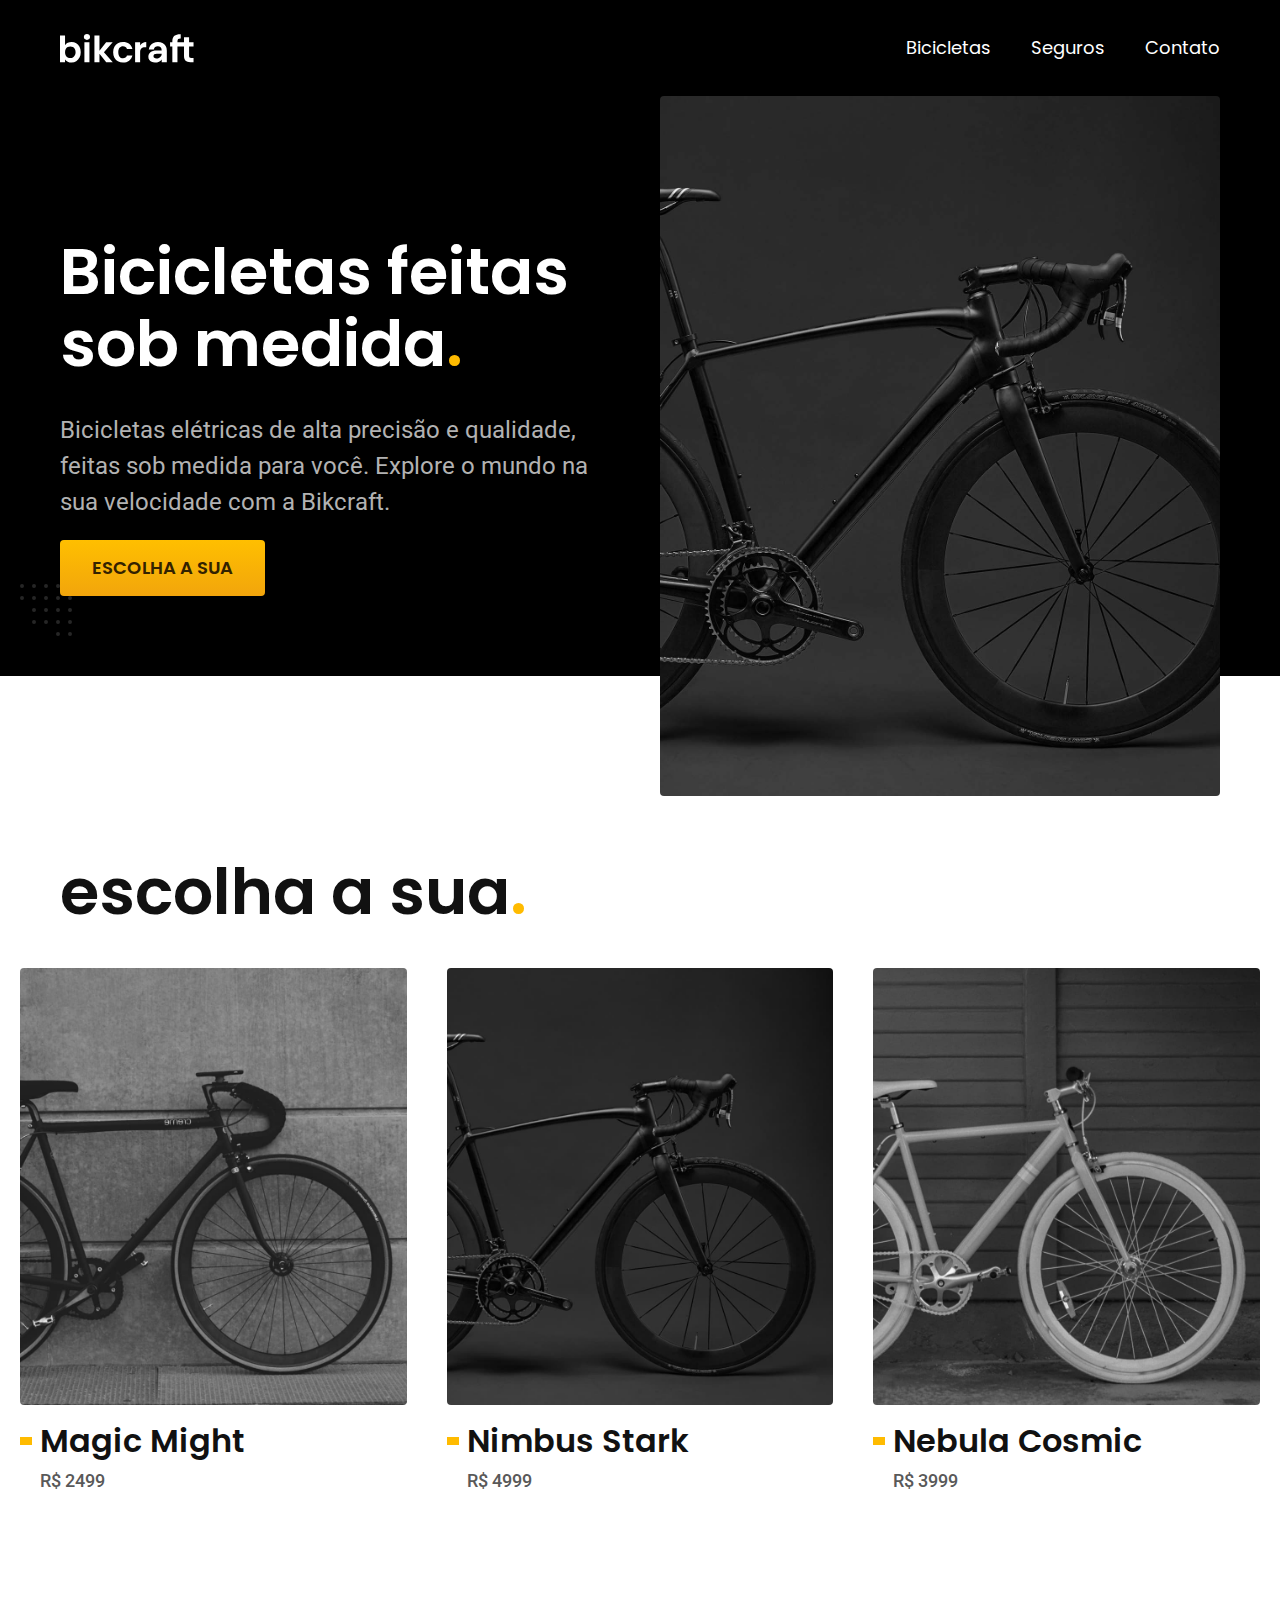
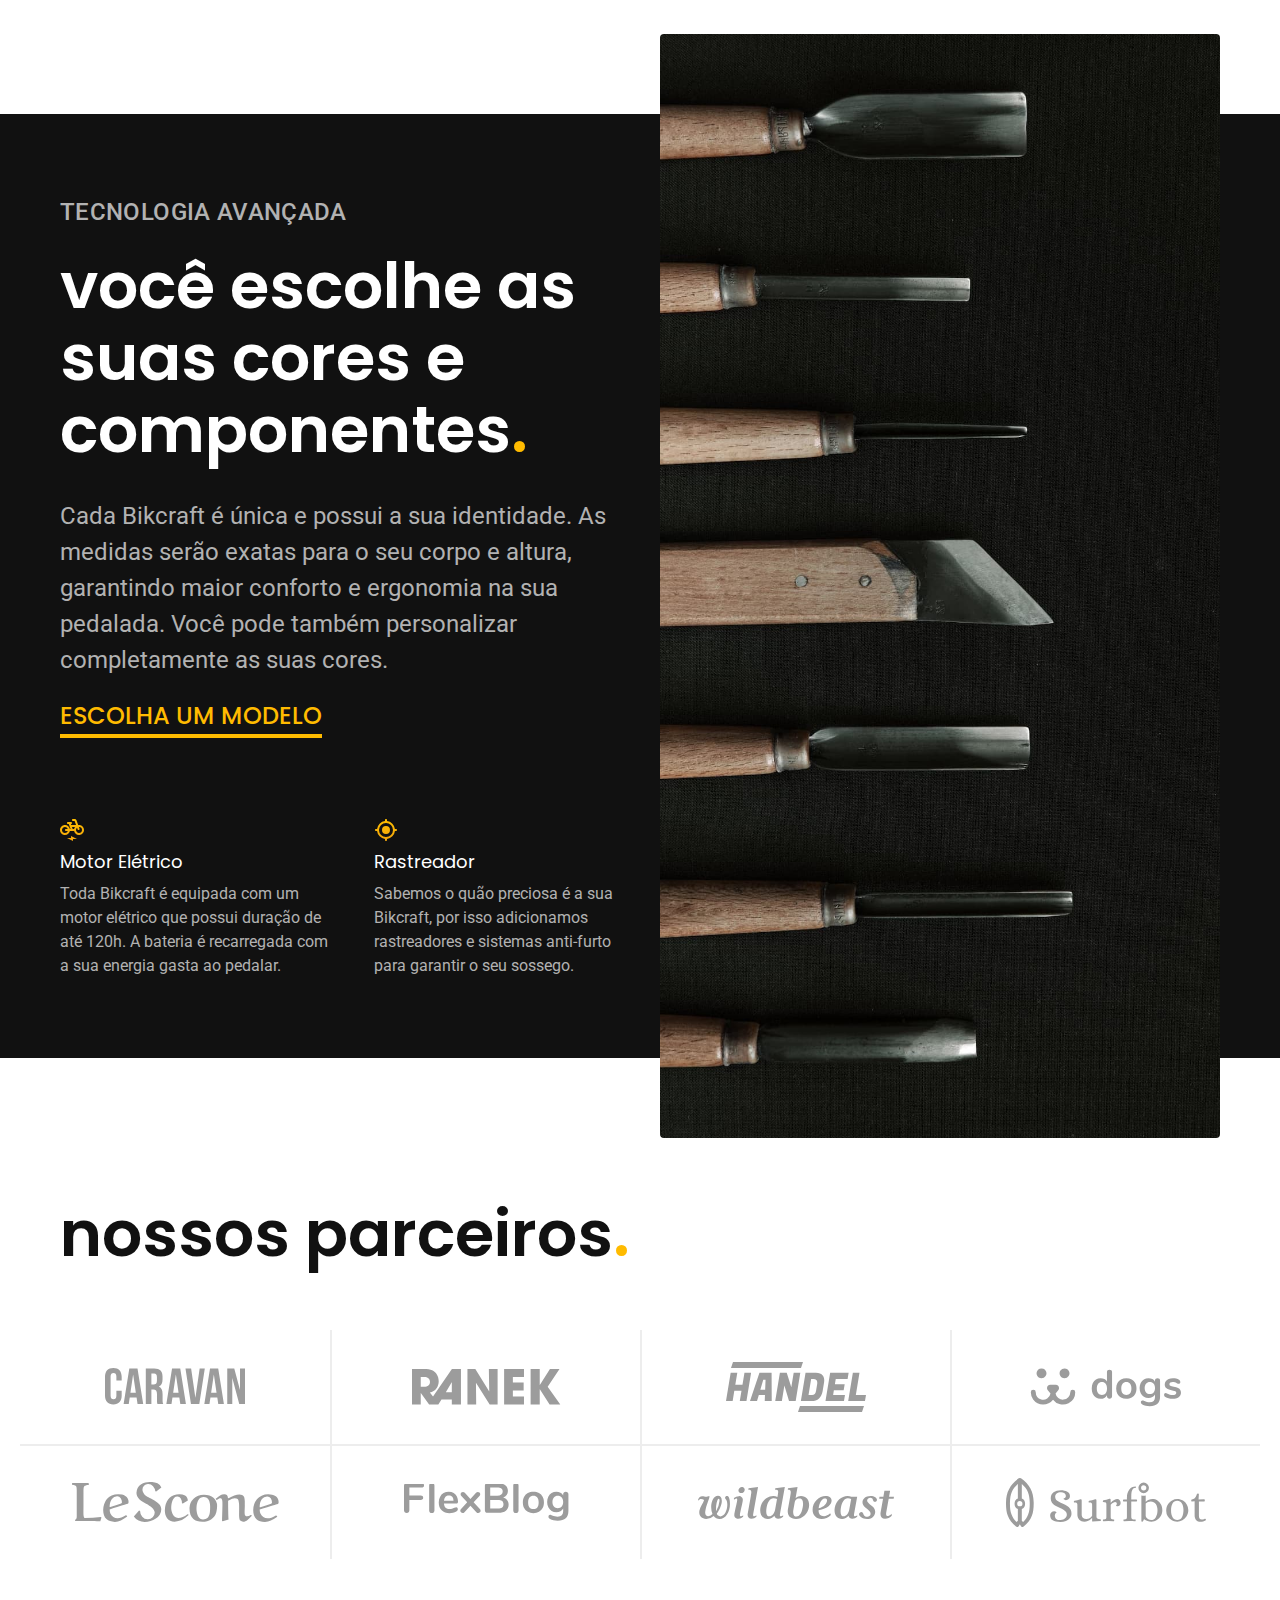
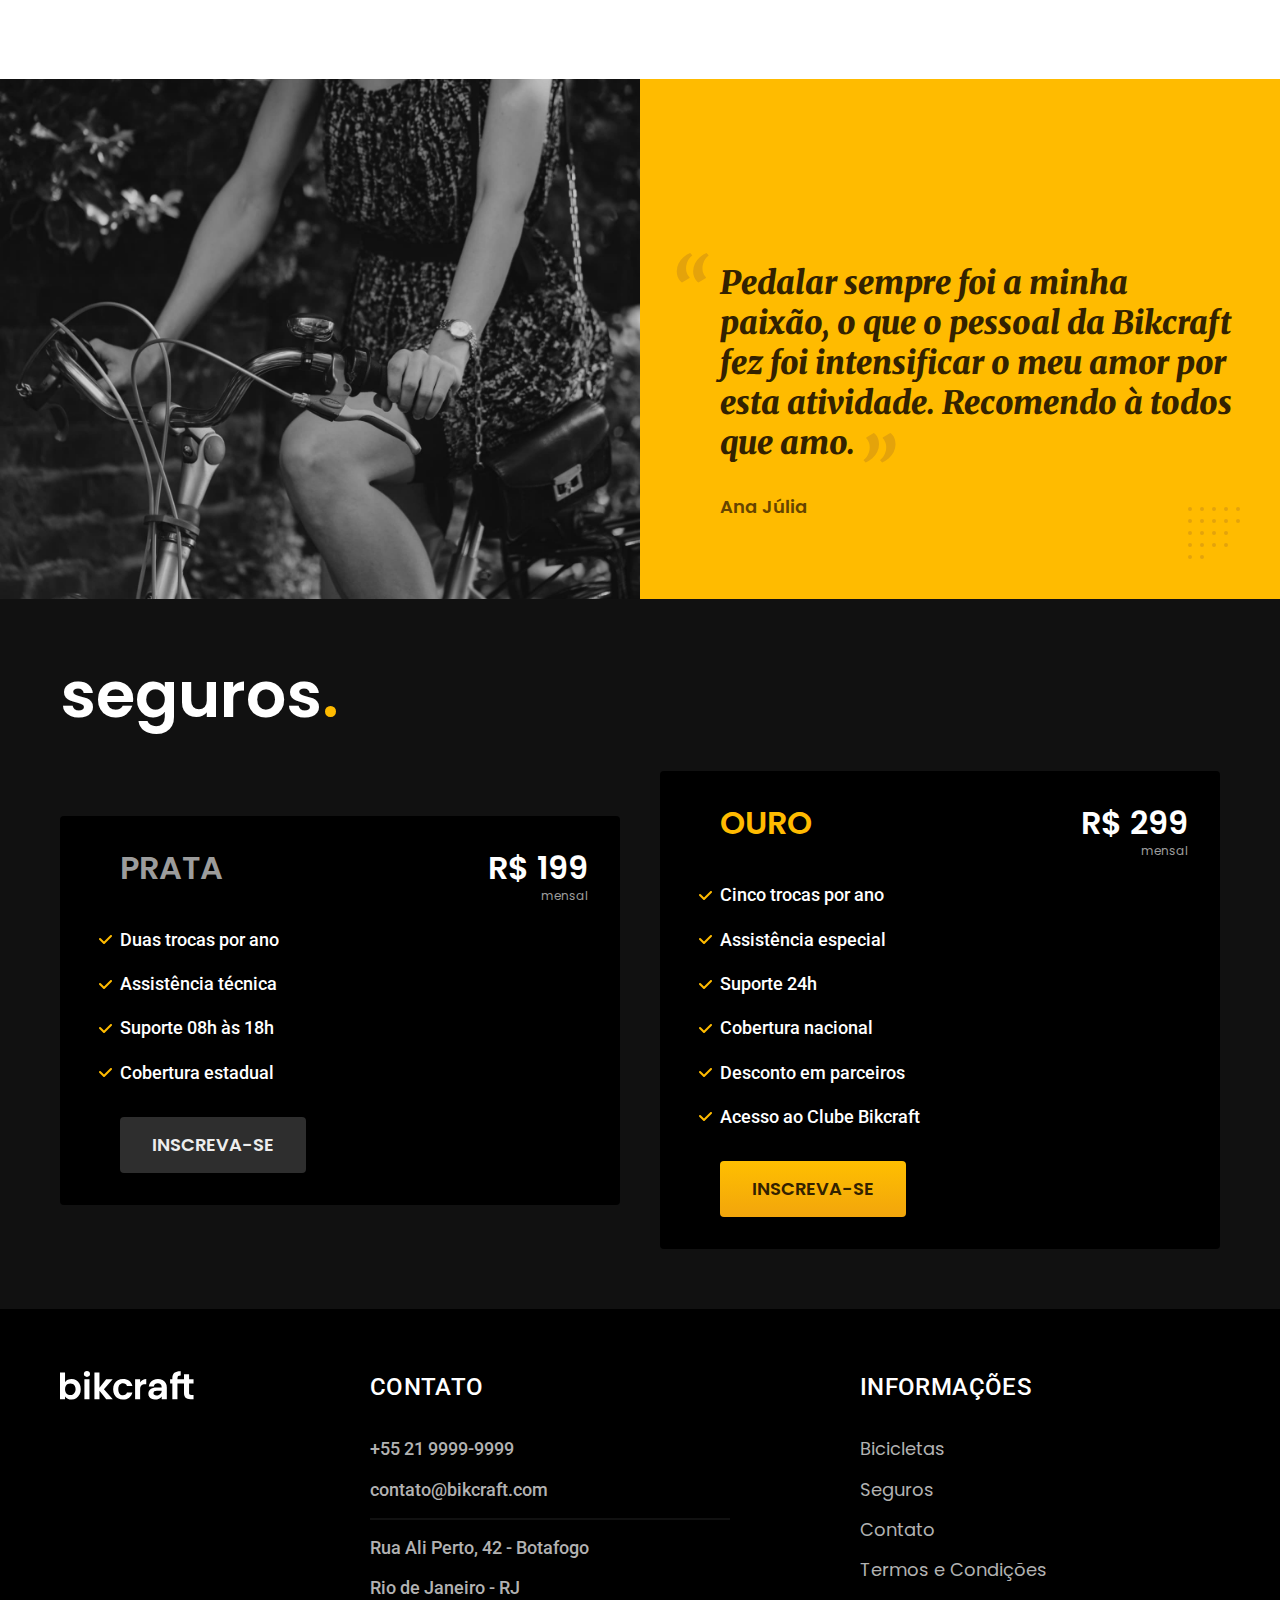
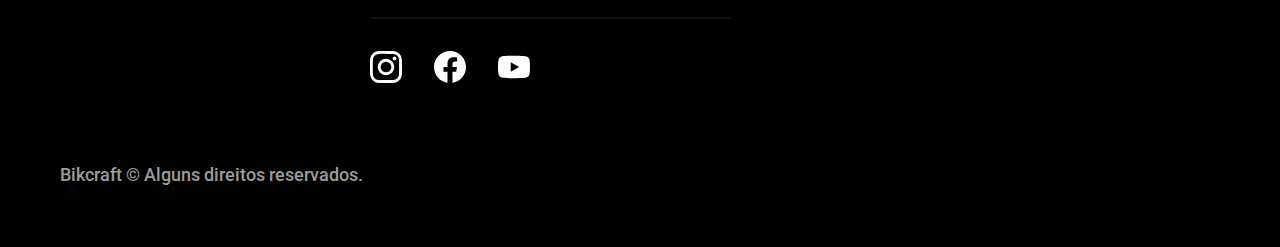
<file: index.html>
<!DOCTYPE html>
<html lang="pt-br">
  <head>
    <meta charset="UTF-8" />
    <meta name="viewport" content="width=device-width, initial-scale=1.0" />

    <title>Bikcraft - Bicicletas Elétricas</title>
    <meta
      name="description"
      content="Bicicletas elétricas de alta precisão e qualidade, feitas sob medida para o cliente. Explore o mundo na sua velocidade com a Bikcraft."
    />
    <link rel="icon" href="./favicon.svg" type="image/svg+xml" />
    <link rel="preload" href="./css/style.min.css" as="style" />
    <link rel="stylesheet" href="./css/style.min.css" />
    <script>
      document.documentElement.classList.add("js");
    </script>

    <link rel="preconnect" href="https://fonts.googleapis.com" />
    <link rel="preconnect" href="https://fonts.gstatic.com" crossorigin />
    <link
      href="https://fonts.googleapis.com/css2?family=Merriweather:ital,wght@1,900&family=Poppins:wght@400;600&family=Roboto:wght@400;500&display=swap"
      rel="stylesheet"
    />
  </head>

  <body>
    <header class="header-bg">
      <div class="header container">
        <a href="./">
          <img
            class="fadeInDown"
            data-anime="400"
            src="./img/bikcraft.svg"
            width="136"
            height="32"
            alt="Bikcraft"
          />
        </a>

        <nav class="fadeInDown" aria-label="primaria" data-anime="400">
          <ul class="header-menu font-1-m cor-0">
            <li><a href="./bicicletas.html">Bicicletas</a></li>
            <li><a href="./seguros.html">Seguros</a></li>
            <li><a href="./contato.html">Contato</a></li>
          </ul>
        </nav>
      </div>
    </header>

    <main class="introducao-bg">
      <div class="introducao container">
        <div class="introducao-conteudo">
          <h1 data-anime="200" class="font-1-xxl cor-0 fadeInDown">
            Bicicletas feitas sob medida<span class="cor-p1">.</span>
          </h1>
          <p data-anime="400" class="font-2-l cor-5 fadeInDown">
            Bicicletas elétricas de alta precisão e qualidade, feitas sob medida
            para você. Explore o mundo na sua velocidade com a Bikcraft.
          </p>
          <a data-anime="400" class="botao fadeInDown" href="./bicicletas.html"
            >Escolha a sua</a
          >
        </div>
        <picture>
          <source
            media="(max-width: 800px)"
            srcset="./img/bicicletas/nimbus.jpg"
          />
          <img
            class="fadeInDown"
            data-anime="800"
            src="./img/fotos/introducao.jpg"
            width="1280"
            height="1600"
            alt="Bicicleta elétrica preta."
          />
        </picture>
      </div>
    </main>

    <article class="bicicletas-lista">
      <h2 class="container font-1-xxl">
        escolha a sua<span class="cor-p1">.</span>
      </h2>

      <ul>
        <li>
          <a href="./bicicletas/magic.html">
            <img
              src="./img/bicicletas/magic-home.jpg"
              alt="Bicicleta preta"
              width="920"
              height="1040"
            />
            <h3 class="font-1-xl">Magic Might</h3>
            <span class="font-2-m cor-8">R$ 2499</span>
          </a>
        </li>
        <li>
          <a href="./bicicletas/nimbus.html">
            <img
              src="./img/bicicletas/nimbus-home.jpg"
              alt="Bicicleta preta"
              width="920"
              height="1040"
            />
            <h3 class="font-1-xl">Nimbus Stark</h3>
            <span class="font-2-m cor-8">R$ 4999</span>
          </a>
        </li>
        <li>
          <a href="./bicicletas/nebula.html">
            <img
              src="./img/bicicletas/nebula-home.jpg"
              alt="Bicicleta preta"
              width="920"
              height="1040"
            />
            <h3 class="font-1-xl">Nebula Cosmic</h3>
            <span class="font-2-m cor-8">R$ 3999</span>
          </a>
        </li>
      </ul>
    </article>

    <article class="tecnologia-bg">
      <div class="tecnologia container">
        <div class="tecnologia-conteudo">
          <span class="font-2-l-b cor-5">Tecnologia Avançada</span>
          <h2 class="font-1-xxl cor-0">
            você escolhe as suas cores e componentes<span class="cor-p1"
              >.</span
            >
          </h2>
          <p class="font-2-l cor-5">
            Cada Bikcraft é única e possui a sua identidade. As medidas serão
            exatas para o seu corpo e altura, garantindo maior conforto e
            ergonomia na sua pedalada. Você pode também personalizar
            completamente as suas cores.
          </p>
          <a class="link" href="./bicicletas.html">Escolha um modelo</a>
          <div class="tecnologia-vantagens">
            <div>
              <img
                src="./img/icones/eletrica.svg"
                width="24"
                height="24"
                alt=""
              />
              <h3 class="font-1-m cor-0">Motor Elétrico</h3>
              <p class="font-2-s cor-5">
                Toda Bikcraft é equipada com um motor elétrico que possui
                duração de até 120h. A bateria é recarregada com a sua energia
                gasta ao pedalar.
              </p>
            </div>
            <div>
              <img
                src="./img/icones/rastreador.svg"
                width="24"
                height="24"
                alt=""
              />
              <h3 class="font-1-m cor-0">Rastreador</h3>
              <p class="font-2-s cor-5">
                Sabemos o quão preciosa é a sua Bikcraft, por isso adicionamos
                rastreadores e sistemas anti-furto para garantir o seu sossego.
              </p>
            </div>
          </div>
        </div>
        <div class="tecnologia-imagem">
          <img
            src="./img/fotos/tecnologia.jpg"
            width="1200"
            height="1920"
            alt=""
          />
        </div>
      </div>
    </article>

    <section class="parceiros" aria-label="Nossos Parceiros">
      <h2 class="container font-1-xxl">
        nossos parceiros<span class="cor-p1">.</span>
      </h2>

      <ul>
        <li>
          <img
            src="./img/parceiros/caravan.svg"
            alt="Caravan"
            width="140"
            height="38"
          />
        </li>
        <li>
          <img
            src="./img/parceiros/ranek.svg"
            alt="Ranek"
            width="149"
            height="36"
          />
        </li>
        <li>
          <img
            src="./img/parceiros/handel.svg"
            alt="Handel"
            width="140"
            height="50"
          />
        </li>
        <li>
          <img
            src="./img/parceiros/dogs.svg"
            alt="Dogs"
            width="152"
            height="39"
          />
        </li>
        <li>
          <img
            src="./img/parceiros/lescone.svg"
            alt="LeScone"
            width="208"
            height="41"
          />
        </li>
        <li>
          <img
            src="./img/parceiros/flexblog.svg"
            alt="FlexBlog"
            width="165"
            height="38"
          />
        </li>
        <li>
          <img
            src="./img/parceiros/wildbeast.svg"
            alt="Wildbeast"
            width="196"
            height="34"
          />
        </li>
        <li>
          <img
            src="./img/parceiros/surfbot.svg"
            alt="Surfbot"
            width="200"
            height="49"
          />
        </li>
      </ul>
    </section>

    <section class="depoimento" aria-label="Depoimento">
      <div>
        <img
          src="./img/fotos/depoimento.jpg"
          width="1560"
          height="1360"
          alt="Pessoa pedalando uma bicicleta Bikcraft"
        />
      </div>
      <div class="depoimento-conteudo">
        <blockquote class="font-1-xl cor-p5">
          <p>
            Pedalar sempre foi a minha paixão, o que o pessoal da Bikcraft fez
            foi intensificar o meu amor por esta atividade. Recomendo à todos
            que amo.
          </p>
        </blockquote>
        <span class="font-1-m-b cor-p4">Ana Júlia</span>
      </div>
    </section>

    <article class="seguros-bg">
      <div class="seguros container">
        <h2 class="font-1-xxl cor-0">seguros<span class="cor-p1">.</span></h2>
        <div class="seguros-item">
          <h3 class="font-1-xl cor-6">PRATA</h3>
          <span class="font-1-xl cor-0"
            >R$ 199 <span class="font-1-xs cor-6">mensal</span></span
          >
          <ul class="font-2-m cor-0">
            <li>Duas trocas por ano</li>
            <li>Assistência técnica</li>
            <li>Suporte 08h às 18h</li>
            <li>Cobertura estadual</li>
          </ul>
          <a class="botao secundario" href="./orcamento.html">Inscreva-se</a>
        </div>

        <div class="seguros-item">
          <h3 class="font-1-xl cor-p1">OURO</h3>
          <span class="font-1-xl cor-0"
            >R$ 299 <span class="font-1-xs cor-6">mensal</span></span
          >
          <ul class="font-2-m cor-0">
            <li>Cinco trocas por ano</li>
            <li>Assistência especial</li>
            <li>Suporte 24h</li>
            <li>Cobertura nacional</li>
            <li>Desconto em parceiros</li>
            <li>Acesso ao Clube Bikcraft</li>
          </ul>
          <a class="botao" href="./orcamento.html">Inscreva-se</a>
        </div>
      </div>
    </article>

    <footer class="footer-bg">
      <div class="footer container">
        <img src="./img/bikcraft.svg" width="136" height="32" alt="Bikcraft" />
        <div class="footer-contato">
          <h3 class="font-2-l-b cor-0">Contato</h3>
          <ul class="font-2-m cor-5">
            <li><a href="tel:+552199999999">+55 21 9999-9999</a></li>
            <li>
              <a href="mailto:contato@bikcraft.com">contato@bikcraft.com</a>
            </li>
            <li>Rua Ali Perto, 42 - Botafogo</li>
            <li>Rio de Janeiro - RJ</li>
          </ul>
          <div class="footer-redes">
            <a href="./">
              <img
                src="./img/redes/instagram.svg"
                width="32"
                height="32"
                alt="Instagram"
              />
            </a>
            <a href="./">
              <img
                src="./img/redes/facebook.svg"
                width="32"
                height="32"
                alt="Facebook"
              />
            </a>
            <a href="./">
              <img
                src="./img/redes/youtube.svg"
                width="32"
                height="32"
                alt="Youtube"
              />
            </a>
          </div>
        </div>
        <div class="footer-informacoes">
          <h3 class="font-2-l-b cor-0">Informações</h3>
          <nav>
            <ul class="font-1-m cor-5">
              <li><a href="./bicicletas.html">Bicicletas</a></li>
              <li><a href="./seguros.html">Seguros</a></li>
              <li><a href="./contato.html">Contato</a></li>
              <li><a href="./termos.html">Termos e Condições</a></li>
            </ul>
          </nav>
        </div>
        <p class="footer-copy font-2-m cor-6">
          Bikcraft © Alguns direitos reservados.
        </p>
      </div>
    </footer>
    <script src="./js/plugins/simple-anime.js"></script>
    <script src="./js/script.js"></script>
  </body>
</html>
</file>
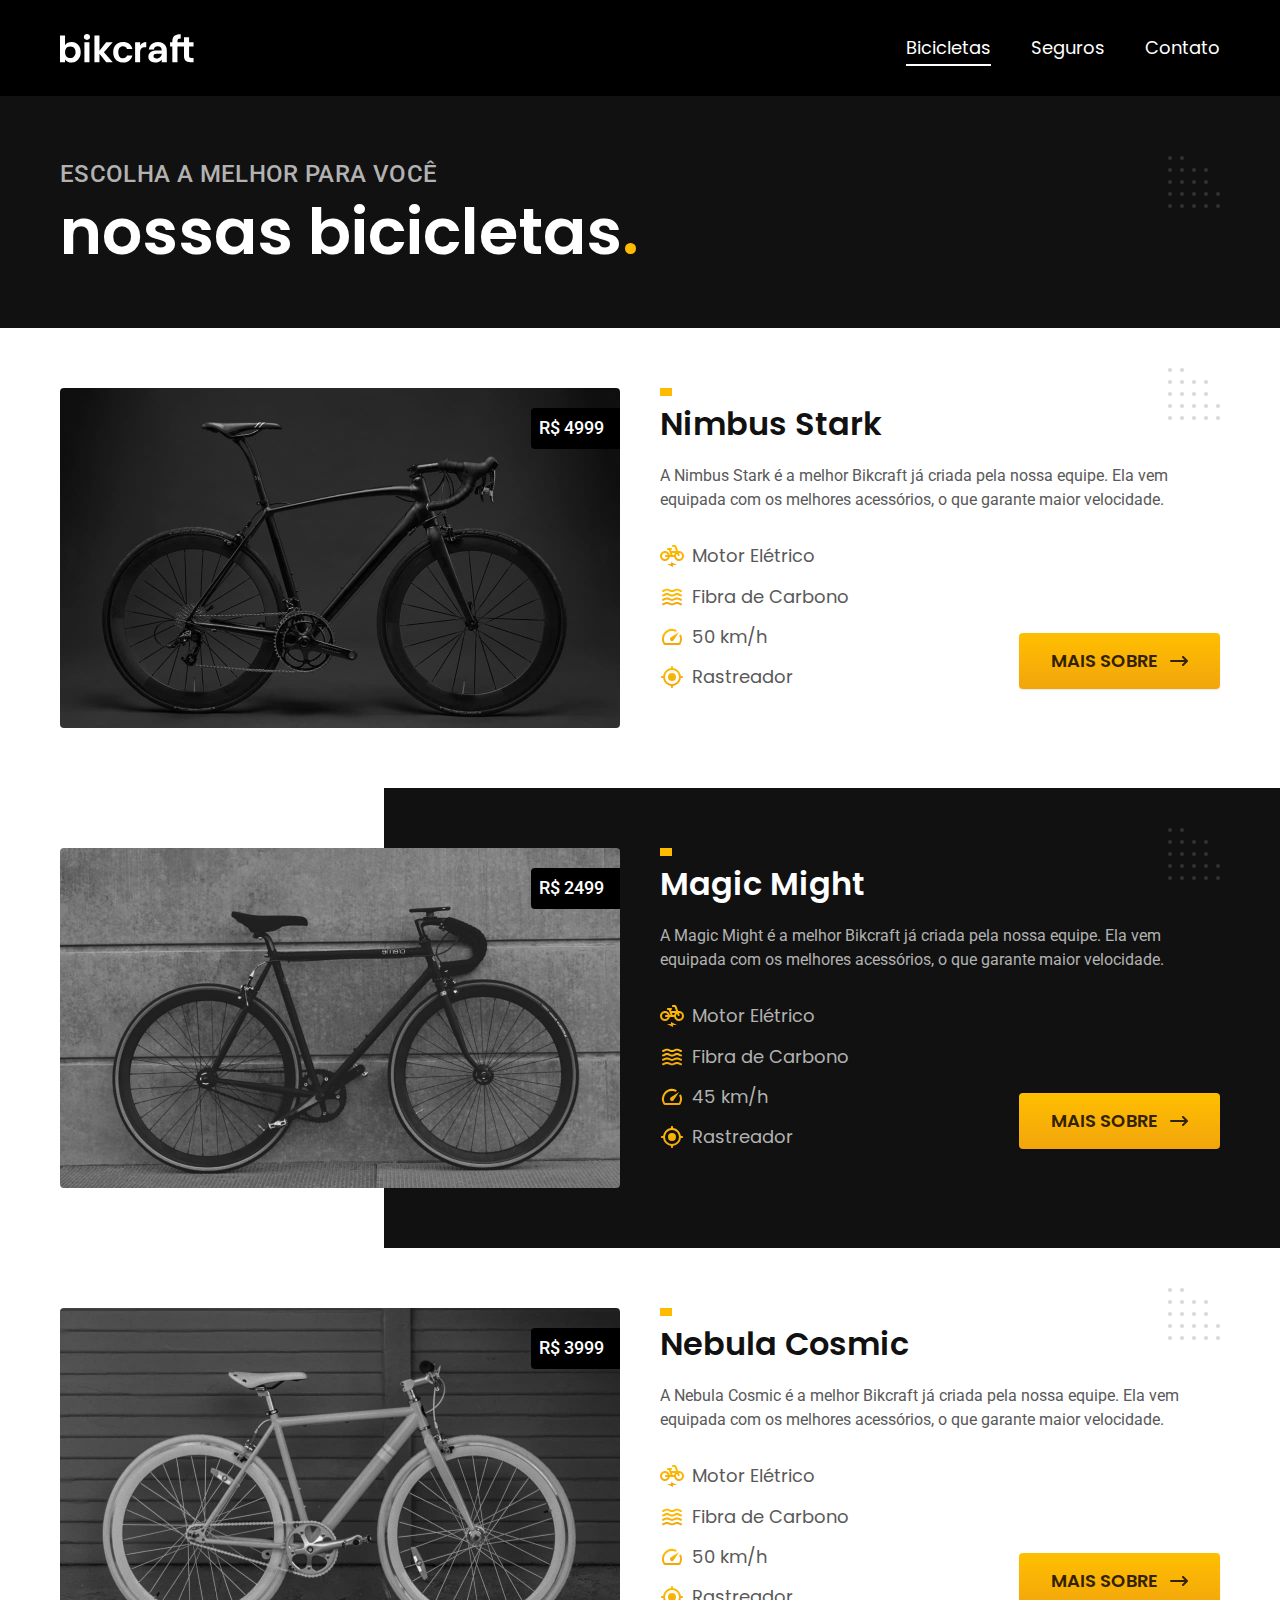
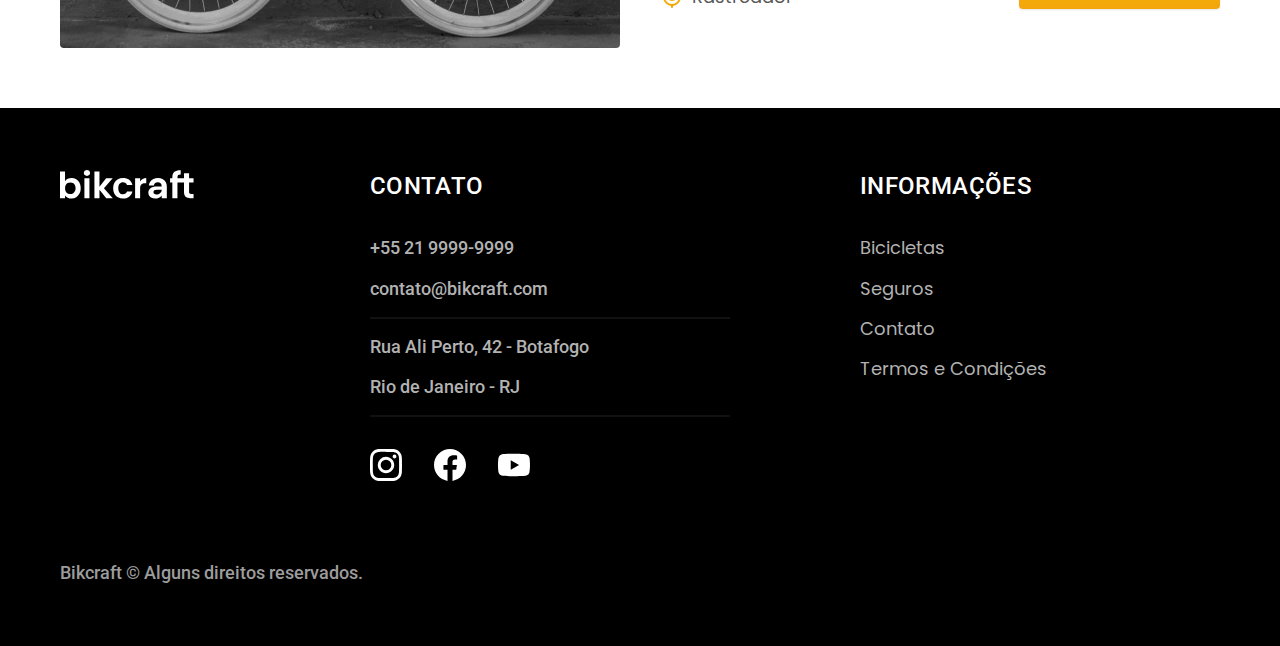
<file: bicicletas.html>
<!DOCTYPE html>
<html lang="pt-br">
  <head>
    <meta charset="UTF-8" />
    <meta name="viewport" content="width=device-width, initial-scale=1.0" />

    <title>Bicicletas | Bikcraft</title>
    <meta name="description" content="Bicicletas" />
    <link rel="icon" href="./favicon.svg" type="image/svg+xml" />
    <link rel="preload" href="./css/style.min.css" as="style" />
    <link rel="stylesheet" href="./css/style.min.css" />
    <script>
      document.documentElement.classList.add("js");
    </script>

    <link rel="preconnect" href="https://fonts.googleapis.com" />
    <link rel="preconnect" href="https://fonts.gstatic.com" crossorigin />
    <link
      href="https://fonts.googleapis.com/css2?family=Merriweather:ital,wght@1,900&family=Poppins:wght@400;600&family=Roboto:wght@400;500&display=swap"
      rel="stylesheet"
    />
  </head>

  <body id="bicicletas">
    <header class="header-bg">
      <div class="header container">
        <a href="./">
          <img src="./img/bikcraft.svg" alt="Bikcraft" />
        </a>

        <nav aria-label="primaria">
          <ul class="header-menu font-1-m cor-0">
            <li><a href="./bicicletas.html">Bicicletas</a></li>
            <li><a href="./seguros.html">Seguros</a></li>
            <li><a href="./contato.html">Contato</a></li>
          </ul>
        </nav>
      </div>
    </header>

    <main>
      <div class="titulo-bg">
        <div class="titulo container">
          <p class="font-2-l-b cor-5">Escolha a melhor para você</p>
          <h1 class="font-1-xxl cor-0">
            nossas bicicletas<span class="cor-p1">.</span>
          </h1>
        </div>
      </div>

      <div class="bicicletas container">
        <div class="bicicletas-imagem">
          <img src="./img/bicicletas/nimbus.jpg" alt="Bicicleta preta" />
          <span class="font-2-m cor-0">R$ 4999</span>
        </div>
        <div class="bicicletas-conteudo">
          <h2 class="font-1-xl">Nimbus Stark</h2>
          <p class="font-2-s cor-8">
            A Nimbus Stark é a melhor Bikcraft já criada pela nossa equipe. Ela
            vem equipada com os melhores acessórios, o que garante maior
            velocidade.
          </p>
          <ul class="font-1-m cor-8">
            <li>
              <img src="./img/icones/eletrica.svg" alt="" />
              Motor Elétrico
            </li>
            <li>
              <img src="./img/icones/carbono.svg" alt="" />
              Fibra de Carbono
            </li>
            <li>
              <img src="./img/icones/velocidade.svg" alt="" />
              50 km/h
            </li>
            <li>
              <img src="./img/icones/rastreador.svg" alt="" />
              Rastreador
            </li>
          </ul>
          <a class="botao seta" href="./bicicletas/nimbus.html">Mais Sobre</a>
        </div>
      </div>

      <div class="bicicletas-bg">
        <div class="bicicletas container">
          <div class="bicicletas-imagem">
            <img src="./img/bicicletas/magic.jpg" alt="Bicicleta preta" />
            <span class="font-2-m cor-0">R$ 2499</span>
          </div>
          <div class="bicicletas-conteudo">
            <h2 class="font-1-xl cor-0">Magic Might</h2>
            <p class="font-2-s cor-5">
              A Magic Might é a melhor Bikcraft já criada pela nossa equipe. Ela
              vem equipada com os melhores acessórios, o que garante maior
              velocidade.
            </p>
            <ul class="font-1-m cor-5">
              <li>
                <img src="./img/icones/eletrica.svg" alt="" />
                Motor Elétrico
              </li>
              <li>
                <img src="./img/icones/carbono.svg" alt="" />
                Fibra de Carbono
              </li>
              <li>
                <img src="./img/icones/velocidade.svg" alt="" />
                45 km/h
              </li>
              <li>
                <img src="./img/icones/rastreador.svg" alt="" />
                Rastreador
              </li>
            </ul>
            <a class="botao seta" href="./bicicletas/magic.html">Mais Sobre</a>
          </div>
        </div>
      </div>

      <div class="bicicletas container">
        <div class="bicicletas-imagem">
          <img src="./img/bicicletas/nebula.jpg" alt="Bicicleta preta" />
          <span class="font-2-m cor-0">R$ 3999</span>
        </div>
        <div class="bicicletas-conteudo">
          <h2 class="font-1-xl">Nebula Cosmic</h2>
          <p class="font-2-s cor-8">
            A Nebula Cosmic é a melhor Bikcraft já criada pela nossa equipe. Ela
            vem equipada com os melhores acessórios, o que garante maior
            velocidade.
          </p>
          <ul class="font-1-m cor-8">
            <li>
              <img src="./img/icones/eletrica.svg" alt="" />
              Motor Elétrico
            </li>
            <li>
              <img src="./img/icones/carbono.svg" alt="" />
              Fibra de Carbono
            </li>
            <li>
              <img src="./img/icones/velocidade.svg" alt="" />
              50 km/h
            </li>
            <li>
              <img src="./img/icones/rastreador.svg" alt="" />
              Rastreador
            </li>
          </ul>
          <a class="botao seta" href="./bicicletas/nebula.html">Mais Sobre</a>
        </div>
      </div>
    </main>

    <footer class="footer-bg">
      <div class="footer container">
        <img src="./img/bikcraft.svg" alt="Bikcraft" />
        <div class="footer-contato">
          <h3 class="font-2-l-b cor-0">Contato</h3>
          <ul class="font-2-m cor-5">
            <li><a href="tel:+552199999999">+55 21 9999-9999</a></li>
            <li>
              <a href="mailto:contato@bikcraft.com">contato@bikcraft.com</a>
            </li>
            <li>Rua Ali Perto, 42 - Botafogo</li>
            <li>Rio de Janeiro - RJ</li>
          </ul>
          <div class="footer-redes">
            <a href="./">
              <img src="./img/redes/instagram.svg" alt="Instagram" />
            </a>
            <a href="./">
              <img src="./img/redes/facebook.svg" alt="Facebook" />
            </a>
            <a href="./">
              <img src="./img/redes/youtube.svg" alt="Youtube" />
            </a>
          </div>
        </div>
        <div class="footer-informacoes">
          <h3 class="font-2-l-b cor-0">Informações</h3>
          <nav>
            <ul class="font-1-m cor-5">
              <li><a href="./bicicletas.html">Bicicletas</a></li>
              <li><a href="./seguros.html">Seguros</a></li>
              <li><a href="./contato.html">Contato</a></li>
              <li><a href="./termos.html">Termos e Condições</a></li>
            </ul>
          </nav>
        </div>
        <p class="footer-copy font-2-m cor-6">
          Bikcraft © Alguns direitos reservados.
        </p>
      </div>
    </footer>
    <script src="./js/script.js"></script>
  </body>
</html>
</file>
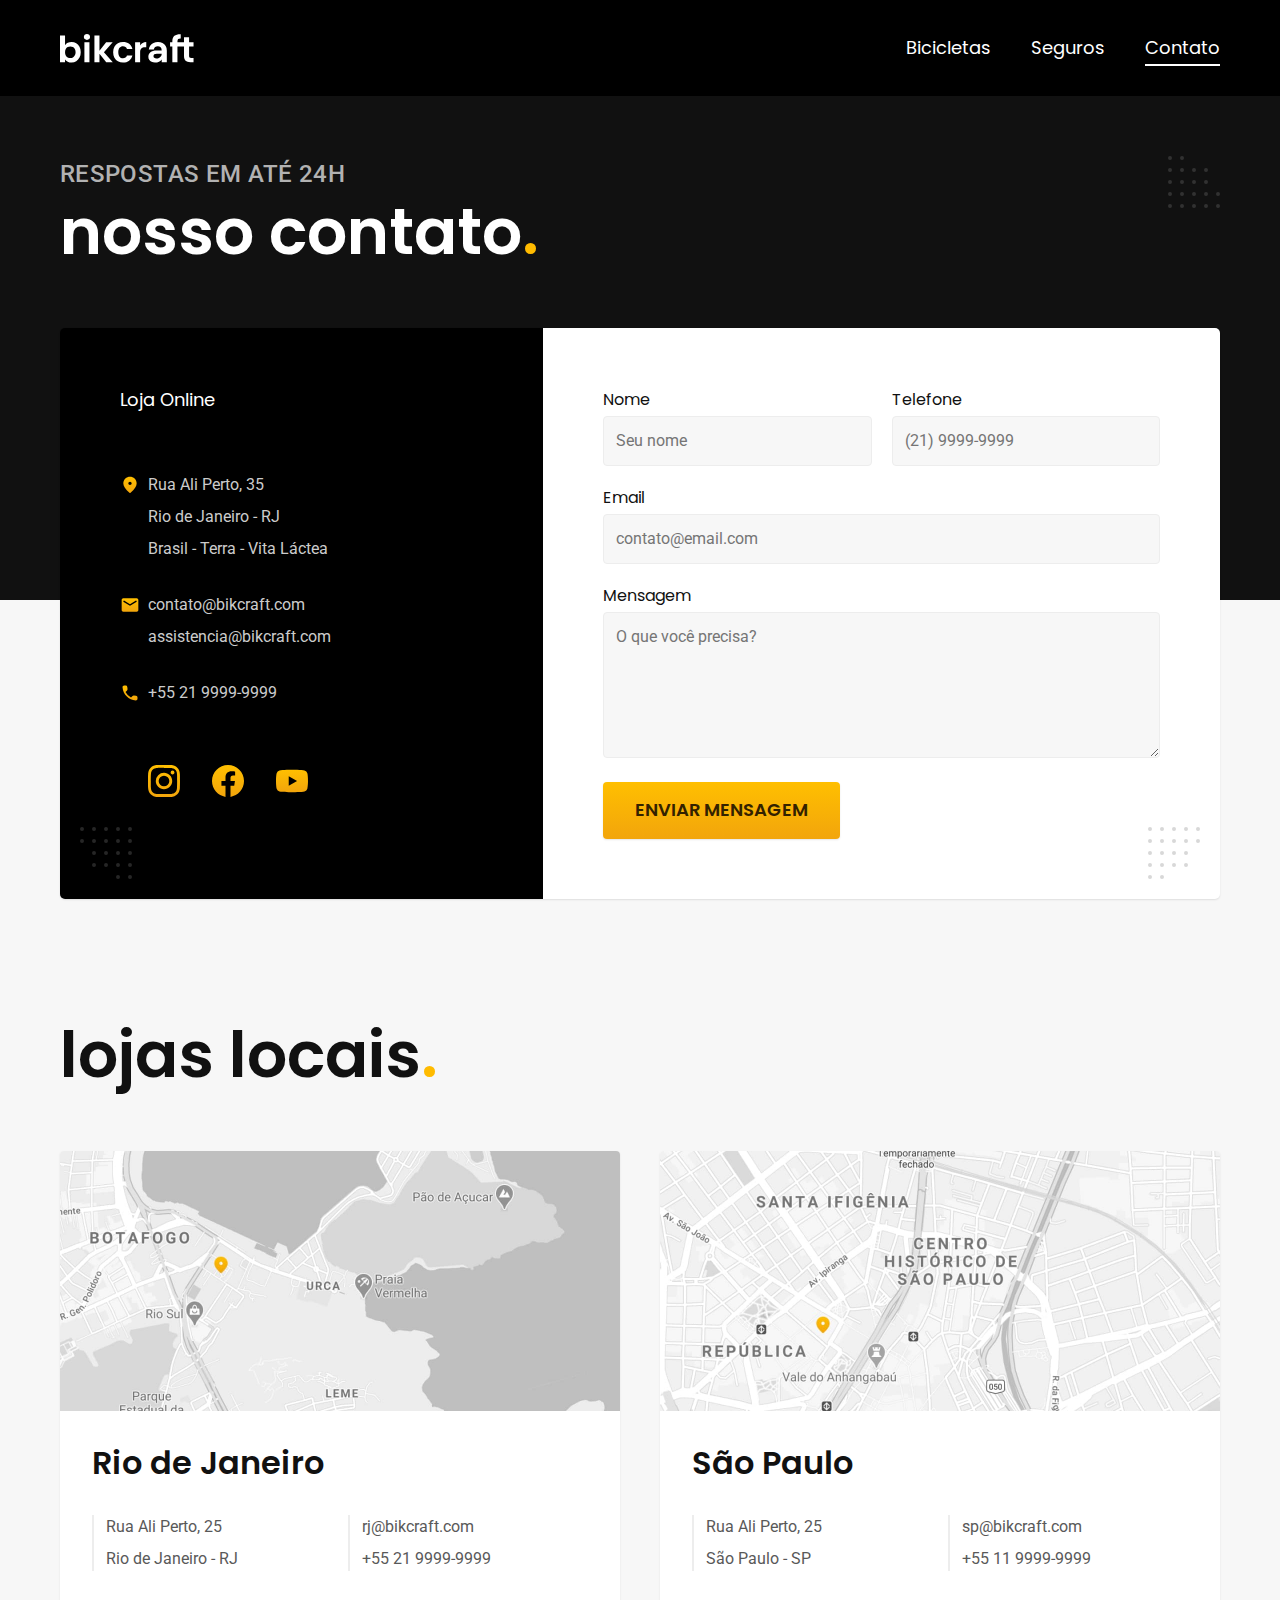
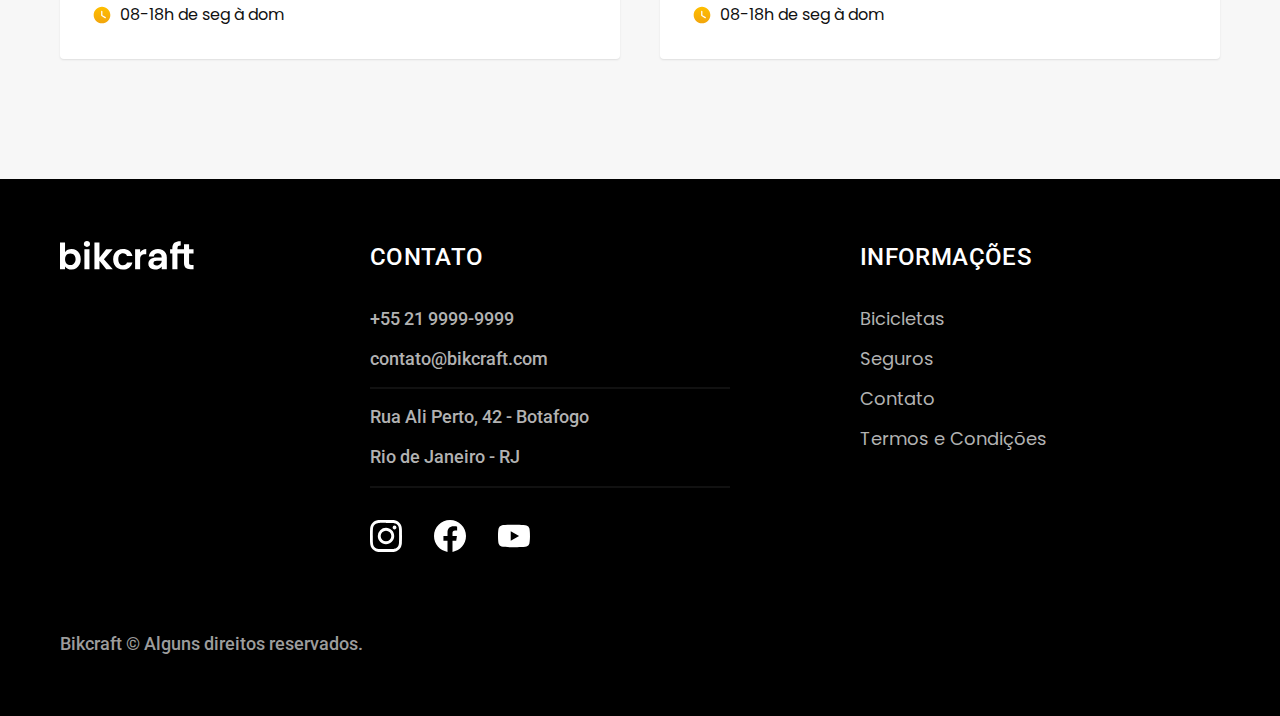
<file: contato.html>
<!DOCTYPE html>
<html lang="pt-br">
  <head>
    <meta charset="UTF-8" />
    <meta name="viewport" content="width=device-width, initial-scale=1.0" />

    <title>Contato | Bikcraft</title>
    <meta name="description" content="Contato." />
    <link rel="icon" href="./favicon.svg" type="image/svg+xml" />
    <link rel="preload" href="./css/style.min.css" as="style" />
    <link rel="stylesheet" href="./css/style.min.css" />
    <script>
      document.documentElement.classList.add("js");
    </script>

    <link rel="preconnect" href="https://fonts.googleapis.com" />
    <link rel="preconnect" href="https://fonts.gstatic.com" crossorigin />
    <link
      href="https://fonts.googleapis.com/css2?family=Merriweather:ital,wght@1,900&family=Poppins:wght@400;600&family=Roboto:wght@400;500&display=swap"
      rel="stylesheet"
    />
  </head>

  <body id="contato">
    <header class="header-bg">
      <div class="header container">
        <a href="./">
          <img src="./img/bikcraft.svg" alt="Bikcraft" />
        </a>

        <nav aria-label="primaria">
          <ul class="header-menu font-1-m cor-0">
            <li><a href="./bicicletas.html">Bicicletas</a></li>
            <li><a href="./seguros.html">Seguros</a></li>
            <li><a href="./contato.html">Contato</a></li>
          </ul>
        </nav>
      </div>
    </header>

    <main>
      <div class="titulo-bg">
        <div class="titulo container">
          <p class="font-2-l-b cor-5">Respostas em até 24h</p>
          <h1 class="font-1-xxl cor-0">
            nosso contato<span class="cor-p1">.</span>
          </h1>
        </div>
      </div>

      <div class="contato container">
        <section class="contato-dados" aria-label="Endereço">
          <h2 class="font-1-m cor-0">Loja Online</h2>
          <div class="contato-endereco font-2-s cor-4">
            <p>Rua Ali Perto, 35</p>
            <p>Rio de Janeiro - RJ</p>
            <p>Brasil - Terra - Vita Láctea</p>
          </div>
          <address class="contato-meios font-2-s cor-4">
            <a href="mailto:contato@bikcraft.com">contato@bikcraft.com</a>
            <a href="mailto:assistencia@bikcraft.com"
              >assistencia@bikcraft.com</a
            >
            <a href="tel:+552199999999">+55 21 9999-9999</a>
          </address>
          <div class="contato-redes">
            <a href="./">
              <img src="./img/redes/instagram-p.svg" alt="Instagram" />
            </a>
            <a href="./">
              <img src="./img/redes/facebook-p.svg" alt="Facebook" />
            </a>
            <a href="./">
              <img src="./img/redes/youtube-p.svg" alt="Youtube" />
            </a>
          </div>
        </section>
        <section class="contato-formulario" aria-label="Formulário">
          <form class="form" action="./contato.html">
            <div>
              <label for="nome">Nome</label>
              <input type="text" id="nome" name="nome" placeholder="Seu nome" />
            </div>
            <div>
              <label for="telefone">Telefone</label>
              <input
                type="text"
                id="telefone"
                name="telefone"
                placeholder="(21) 9999-9999"
              />
            </div>
            <div class="col-2">
              <label for="email">Email</label>
              <input
                type="email"
                id="email"
                name="email"
                placeholder="contato@email.com"
              />
            </div>
            <div class="col-2">
              <label for="mensagem">Mensagem</label>
              <textarea
                rows="5"
                id="mensagem"
                name="mensagem"
                placeholder="O que você precisa?"
              ></textarea>
            </div>
            <button class="botao col-2">Enviar Mensagem</button>
          </form>
        </section>
      </div>
    </main>

    <article class="lojas container">
      <h2 class="font-1-xxl">lojas locais<span class="cor-p1">.</span></h2>
      <div class="lojas-item">
        <img
          src="./img/lojas/rj.jpg"
          alt="mapa marcando o endereço em Rua Ali Perto, 25 - Rio de Janeiro - RJ"
        />
        <div class="lojas-conteudo">
          <h3 class="font-1-xl">Rio de Janeiro</h3>
          <div class="lojas-dados font-2-s cor-8">
            <p>Rua Ali Perto, 25</p>
            <p>Rio de Janeiro - RJ</p>
          </div>
          <div class="lojas-dados font-2-s cor-8">
            <a href="mailto:rj@bikcraft.com">rj@bikcraft.com</a>
            <a href="tel:+552199999999">+55 21 9999-9999</a>
          </div>
          <p class="lojas-tempo font-1-s">
            <img src="./img/icones/horario.svg" alt="" />08-18h de seg à dom
          </p>
        </div>
      </div>

      <div class="lojas-item">
        <img
          src="./img/lojas/sp.jpg"
          alt="mapa marcando o endereço em Rua Ali Perto, 25 - São Paulo - SP"
        />
        <div class="lojas-conteudo">
          <h3 class="font-1-xl">São Paulo</h3>
          <div class="lojas-dados font-2-s cor-8">
            <p>Rua Ali Perto, 25</p>
            <p>São Paulo - SP</p>
          </div>
          <div class="lojas-dados font-2-s cor-8">
            <a href="mailto:sp@bikcraft.com">sp@bikcraft.com</a>
            <a href="tel:+551199999999">+55 11 9999-9999</a>
          </div>
          <p class="lojas-tempo font-1-s">
            <img src="./img/icones/horario.svg" alt="" />08-18h de seg à dom
          </p>
        </div>
      </div>
    </article>

    <footer class="footer-bg">
      <div class="footer container">
        <img src="./img/bikcraft.svg" alt="Bikcraft" />
        <div class="footer-contato">
          <h3 class="font-2-l-b cor-0">Contato</h3>
          <ul class="font-2-m cor-5">
            <li><a href="tel:+552199999999">+55 21 9999-9999</a></li>
            <li>
              <a href="mailto:contato@bikcraft.com">contato@bikcraft.com</a>
            </li>
            <li>Rua Ali Perto, 42 - Botafogo</li>
            <li>Rio de Janeiro - RJ</li>
          </ul>
          <div class="footer-redes">
            <a href="./">
              <img src="./img/redes/instagram.svg" alt="Instagram" />
            </a>
            <a href="./">
              <img src="./img/redes/facebook.svg" alt="Facebook" />
            </a>
            <a href="./">
              <img src="./img/redes/youtube.svg" alt="Youtube" />
            </a>
          </div>
        </div>
        <div class="footer-informacoes">
          <h3 class="font-2-l-b cor-0">Informações</h3>
          <nav>
            <ul class="font-1-m cor-5">
              <li><a href="./bicicletas.html">Bicicletas</a></li>
              <li><a href="./seguros.html">Seguros</a></li>
              <li><a href="./contato.html">Contato</a></li>
              <li><a href="./termos.html">Termos e Condições</a></li>
            </ul>
          </nav>
        </div>
        <p class="footer-copy font-2-m cor-6">
          Bikcraft © Alguns direitos reservados.
        </p>
      </div>
    </footer>
    <script src="./js/script.js"></script>
  </body>
</html>
</file>
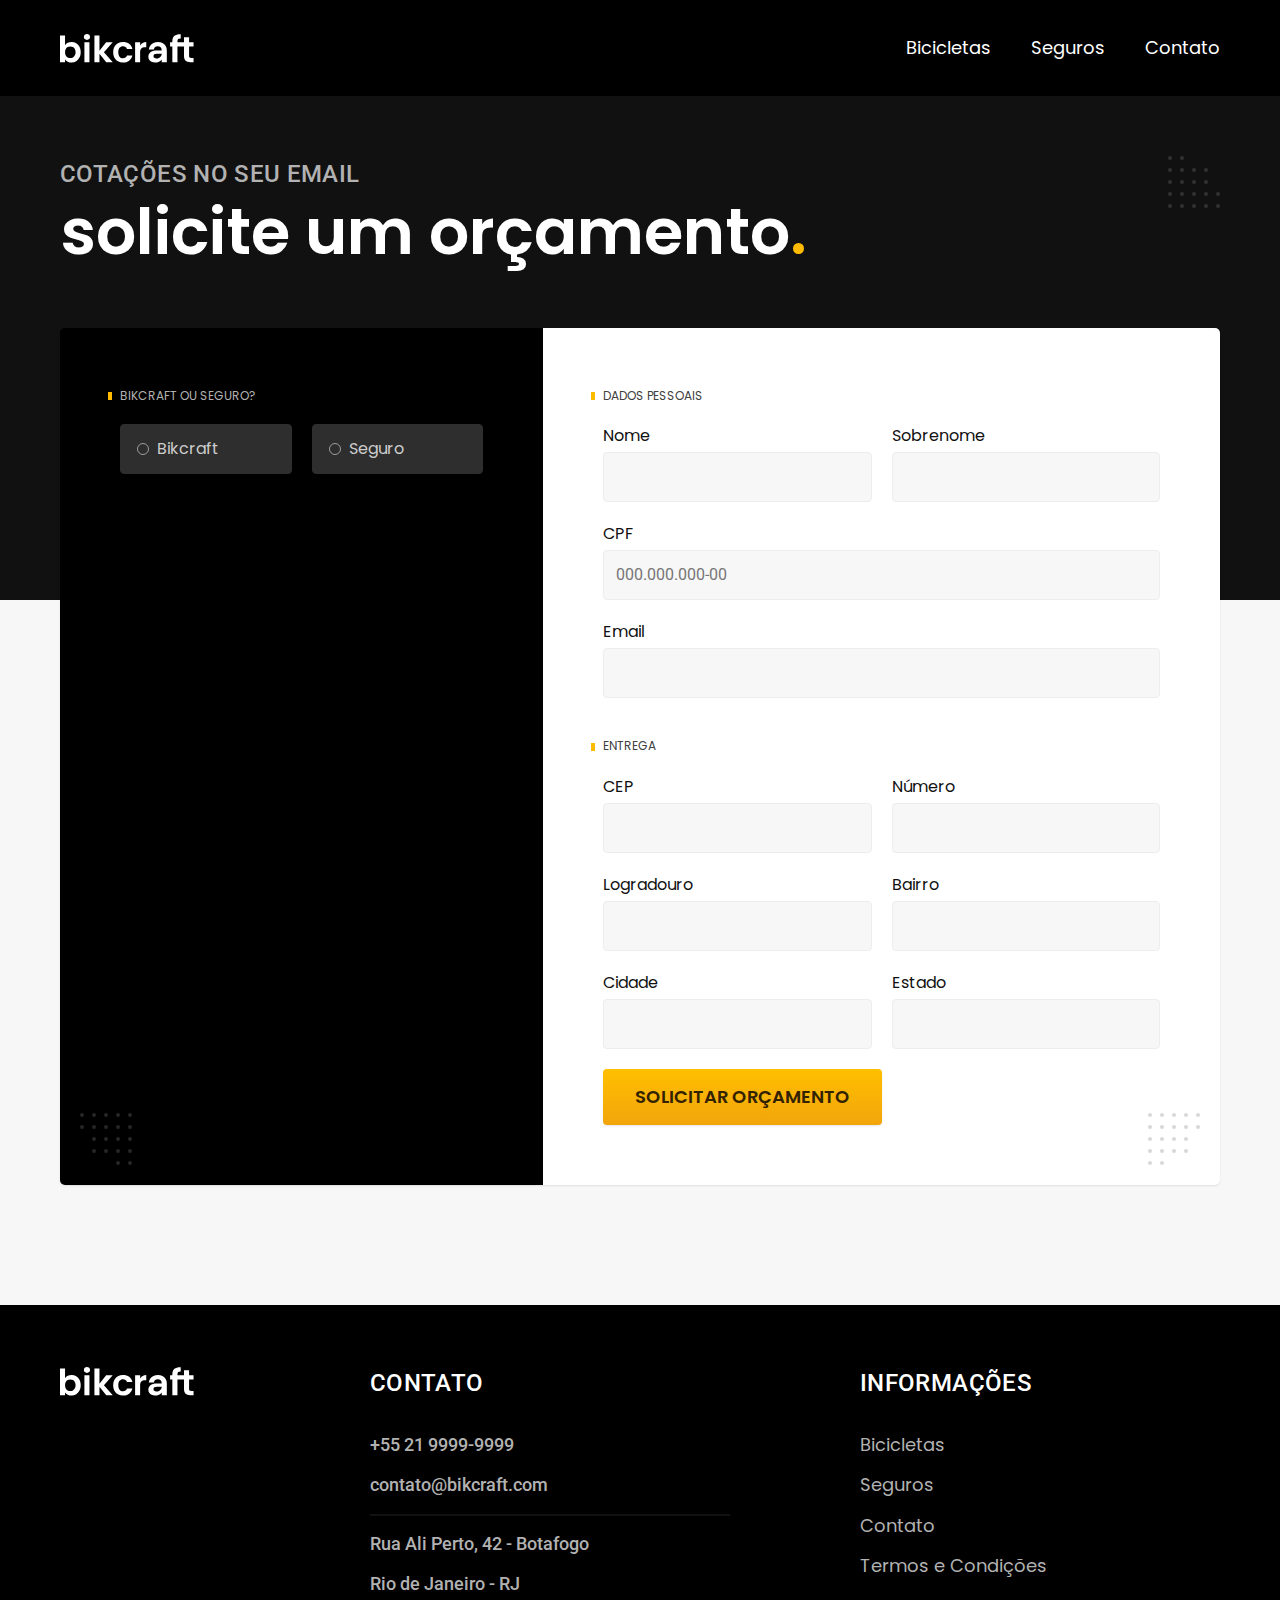
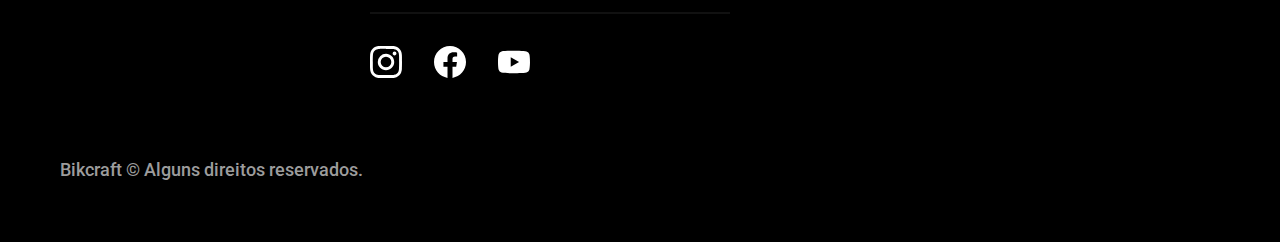
<file: orcamento.html>
<!DOCTYPE html>
<html lang="pt-br">
  <head>
    <meta charset="UTF-8" />
    <meta name="viewport" content="width=device-width, initial-scale=1.0" />

    <title>Orçamento | Bikcraft</title>
    <meta name="description" content="Orçamento." />
    <link rel="icon" href="./favicon.svg" type="image/svg+xml" />
    <link rel="preload" href="./css/style.min.css" as="style" />
    <link rel="stylesheet" href="./css/style.min.css" />
    <script>
      document.documentElement.classList.add("js");
    </script>

    <link rel="preconnect" href="https://fonts.googleapis.com" />
    <link rel="preconnect" href="https://fonts.gstatic.com" crossorigin />
    <link
      href="https://fonts.googleapis.com/css2?family=Merriweather:ital,wght@1,900&family=Poppins:wght@400;600&family=Roboto:wght@400;500&display=swap"
      rel="stylesheet"
    />
  </head>

  <body id="orcamento">
    <header class="header-bg">
      <div class="header container">
        <a href="./">
          <img src="./img/bikcraft.svg" alt="Bikcraft" />
        </a>

        <nav aria-label="primaria">
          <ul class="header-menu font-1-m cor-0">
            <li><a href="./bicicletas.html">Bicicletas</a></li>
            <li><a href="./seguros.html">Seguros</a></li>
            <li><a href="./contato.html">Contato</a></li>
          </ul>
        </nav>
      </div>
    </header>

    <main>
      <div class="titulo-bg">
        <div class="titulo container">
          <p class="font-2-l-b cor-5">Cotações no seu email</p>
          <h1 class="font-1-xxl cor-0">
            solicite um orçamento<span class="cor-p1">.</span>
          </h1>
        </div>
      </div>

      <form class="orcamento container" action="./orcamento.html">
        <div class="orcamento-produto">
          <h2 class="font-1-xs cor-5">Bikcraft ou Seguro?</h2>

          <input type="radio" name="tipo" value="bikcraft" id="bikcraft" />
          <label for="bikcraft">Bikcraft</label>

          <input type="radio" name="tipo" value="seguro" id="seguro" />
          <label for="seguro">Seguro</label>

          <div class="orcamento-conteudo" id="orcamento-bikcraft">
            <h2 class="font-1-xs cor-5">Escolha a sua</h2>

            <input type="radio" name="produto" value="nimbus" id="nimbus" />
            <label for="nimbus">Nimbus Stark <span>R$ 4999</span></label>
            <div class="orcamento-detalhes">
              <ul class="font-1-xs cor-8">
                <li>
                  <img src="./img/icones/eletrica.svg" alt="" /> Motor Elétrico
                </li>
                <li>
                  <img src="./img/icones/carbono.svg" alt="" /> Fibra de Carbono
                </li>
                <li>
                  <img src="./img/icones/velocidade.svg" alt="" /> 50 km/h
                </li>
                <li>
                  <img src="./img/icones/rastreador.svg" alt="" /> Rastreador
                </li>
              </ul>
              <img src="./img/bicicletas/nimbus.jpg" alt="Bicicleta preta" />
            </div>

            <input type="radio" name="produto" value="magic" id="magic" />
            <label for="magic">Magic Might <span>R$ 2499</span></label>
            <div class="orcamento-detalhes">
              <ul class="font-1-xs cor-8">
                <li>
                  <img src="./img/icones/eletrica.svg" alt="" /> Motor Elétrico
                </li>
                <li>
                  <img src="./img/icones/carbono.svg" alt="" /> Fibra de Carbono
                </li>
                <li>
                  <img src="./img/icones/velocidade.svg" alt="" /> 45 km/h
                </li>
                <li>
                  <img src="./img/icones/rastreador.svg" alt="" /> Rastreador
                </li>
              </ul>
              <img src="./img/bicicletas/magic.jpg" alt="Bicicleta preta" />
            </div>

            <input type="radio" name="produto" value="nebula" id="nebula" />
            <label for="nebula">Nebula Cosmic <span>R$ 3999</span></label>
            <div class="orcamento-detalhes">
              <ul class="font-1-xs cor-8">
                <li>
                  <img src="./img/icones/eletrica.svg" alt="" /> Motor Elétrico
                </li>
                <li>
                  <img src="./img/icones/carbono.svg" alt="" /> Fibra de Carbono
                </li>
                <li>
                  <img src="./img/icones/velocidade.svg" alt="" /> 40 km/h
                </li>
                <li>
                  <img src="./img/icones/rastreador.svg" alt="" /> Rastreador
                </li>
              </ul>
              <img src="./img/bicicletas/nebula.jpg" alt="Bicicleta branca" />
            </div>
          </div>

          <div class="orcamento-conteudo" id="orcamento-seguro">
            <h2 class="font-1-xs cor-5">Escolha o plano</h2>

            <input type="radio" name="produto" value="prata" id="prata" />
            <label for="prata">Prata <span>R$ 199</span></label>

            <input type="radio" name="produto" value="ouro" id="ouro" />
            <label for="ouro">Ouro <span>R$ 299</span></label>
          </div>
        </div>
        <div class="orcamento-dados form">
          <h2 class="font-1-xs cor-9 col-2">dados pessoais</h2>
          <div>
            <label for="nome">Nome</label>
            <input type="text" id="nome" name="nome" />
          </div>
          <div>
            <label for="sobrenome">Sobrenome</label>
            <input type="text" id="sobrenome" name="sobrenome" />
          </div>
          <div class="col-2">
            <label for="cpf">CPF</label>
            <input
              type="text"
              id="cpf"
              name="cpf"
              placeholder="000.000.000-00"
            />
          </div>
          <div class="col-2">
            <label for="email">Email</label>
            <input type="email" id="email" name="email" />
          </div>
          <h2 class="font-1-xs cor-9 col-2">entrega</h2>
          <div>
            <label for="cep">CEP</label>
            <input type="text" id="cep" name="cep" />
          </div>
          <div>
            <label for="numero">Número</label>
            <input type="text" id="numero" name="numero" />
          </div>
          <div>
            <label for="logradouro">Logradouro</label>
            <input type="text" id="logradouro" name="logradouro" />
          </div>
          <div>
            <label for="bairro">Bairro</label>
            <input type="text" id="bairro" name="bairro" />
          </div>
          <div>
            <label for="cidade">Cidade</label>
            <input type="text" id="cidade" name="cidade" />
          </div>
          <div>
            <label for="estado">Estado</label>
            <input type="text" id="estado" name="estado" />
          </div>
          <button class="botao col-2">Solicitar Orçamento</button>
        </div>
      </form>
    </main>

    <footer class="footer-bg">
      <div class="footer container">
        <img src="./img/bikcraft.svg" alt="Bikcraft" />
        <div class="footer-contato">
          <h3 class="font-2-l-b cor-0">Contato</h3>
          <ul class="font-2-m cor-5">
            <li><a href="tel:+552199999999">+55 21 9999-9999</a></li>
            <li>
              <a href="mailto:contato@bikcraft.com">contato@bikcraft.com</a>
            </li>
            <li>Rua Ali Perto, 42 - Botafogo</li>
            <li>Rio de Janeiro - RJ</li>
          </ul>
          <div class="footer-redes">
            <a href="./">
              <img src="./img/redes/instagram.svg" alt="Instagram" />
            </a>
            <a href="./">
              <img src="./img/redes/facebook.svg" alt="Facebook" />
            </a>
            <a href="./">
              <img src="./img/redes/youtube.svg" alt="Youtube" />
            </a>
          </div>
        </div>
        <div class="footer-informacoes">
          <h3 class="font-2-l-b cor-0">Informações</h3>
          <nav>
            <ul class="font-1-m cor-5">
              <li><a href="./bicicletas.html">Bicicletas</a></li>
              <li><a href="./seguros.html">Seguros</a></li>
              <li><a href="./contato.html">Contato</a></li>
              <li><a href="./termos.html">Termos e Condições</a></li>
            </ul>
          </nav>
        </div>
        <p class="footer-copy font-2-m cor-6">
          Bikcraft © Alguns direitos reservados.
        </p>
      </div>
    </footer>
    <script src="./js/script.js"></script>
  </body>
</html>
</file>
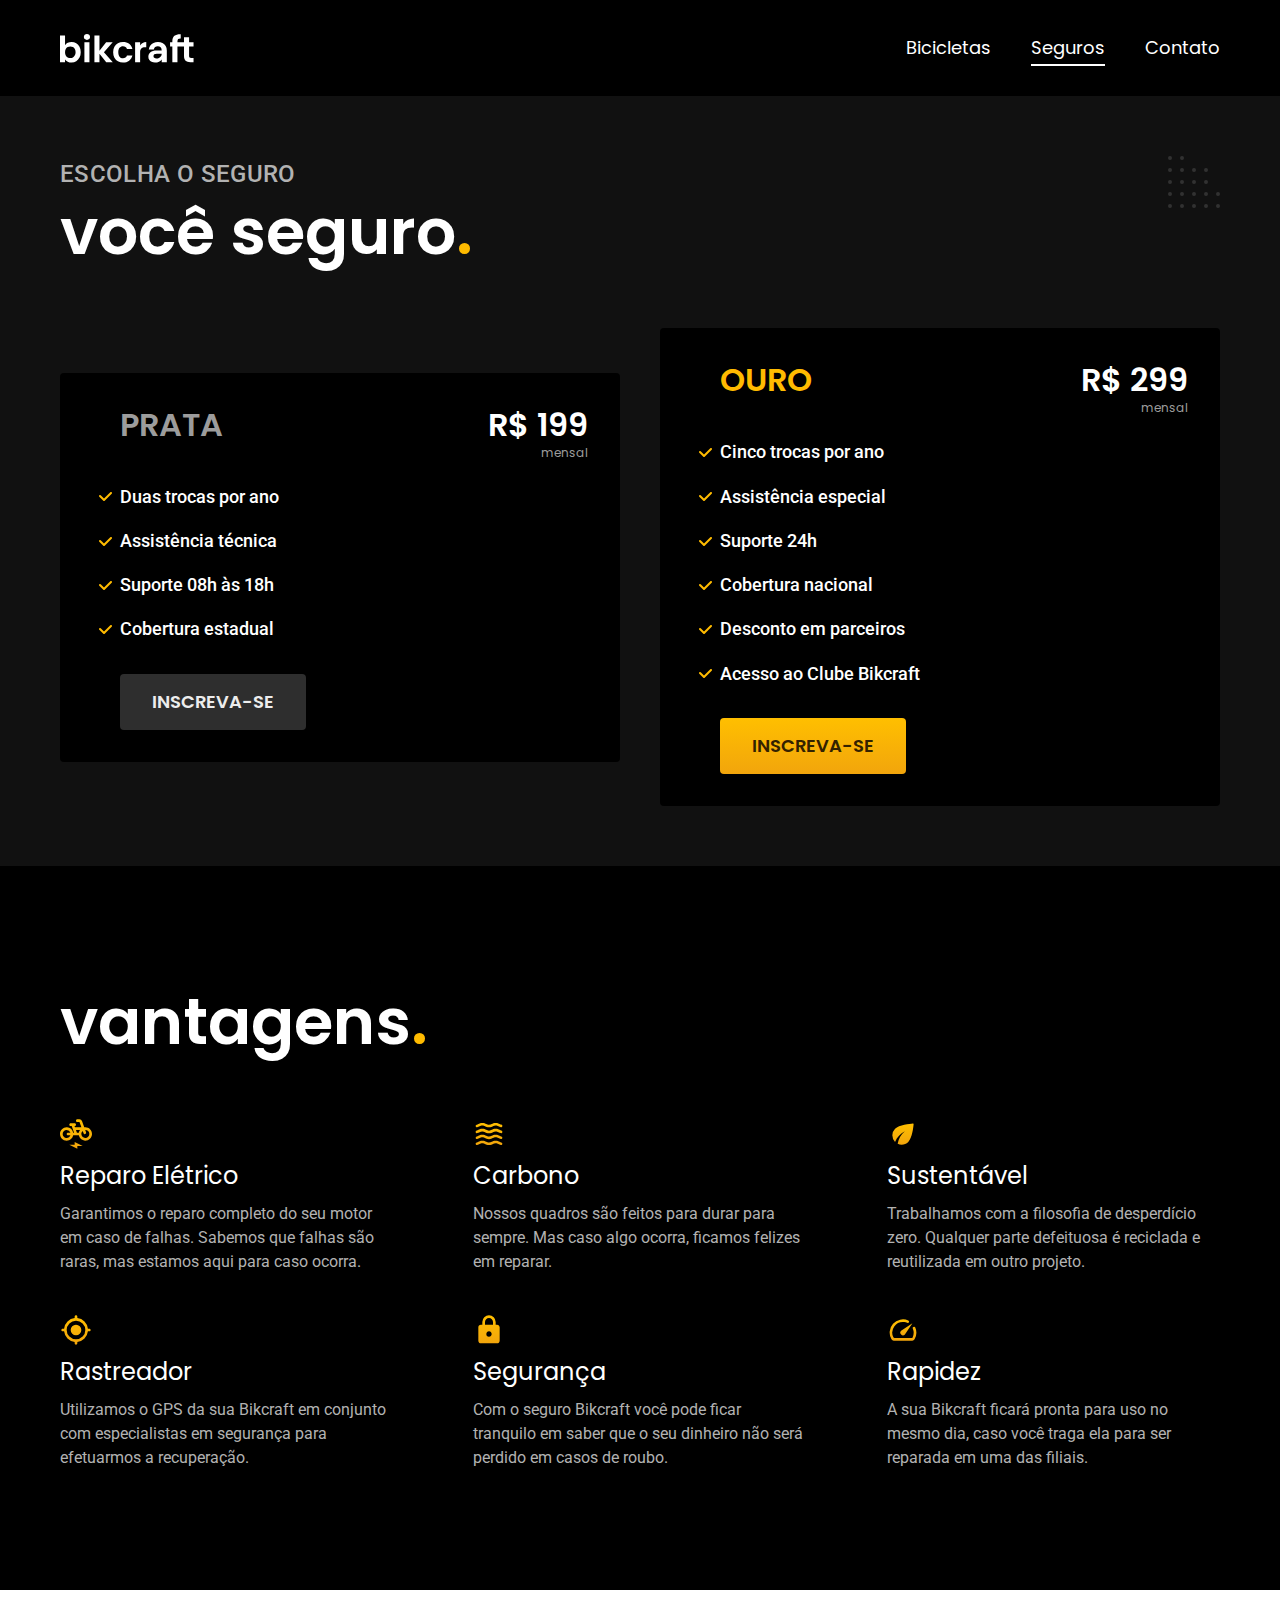
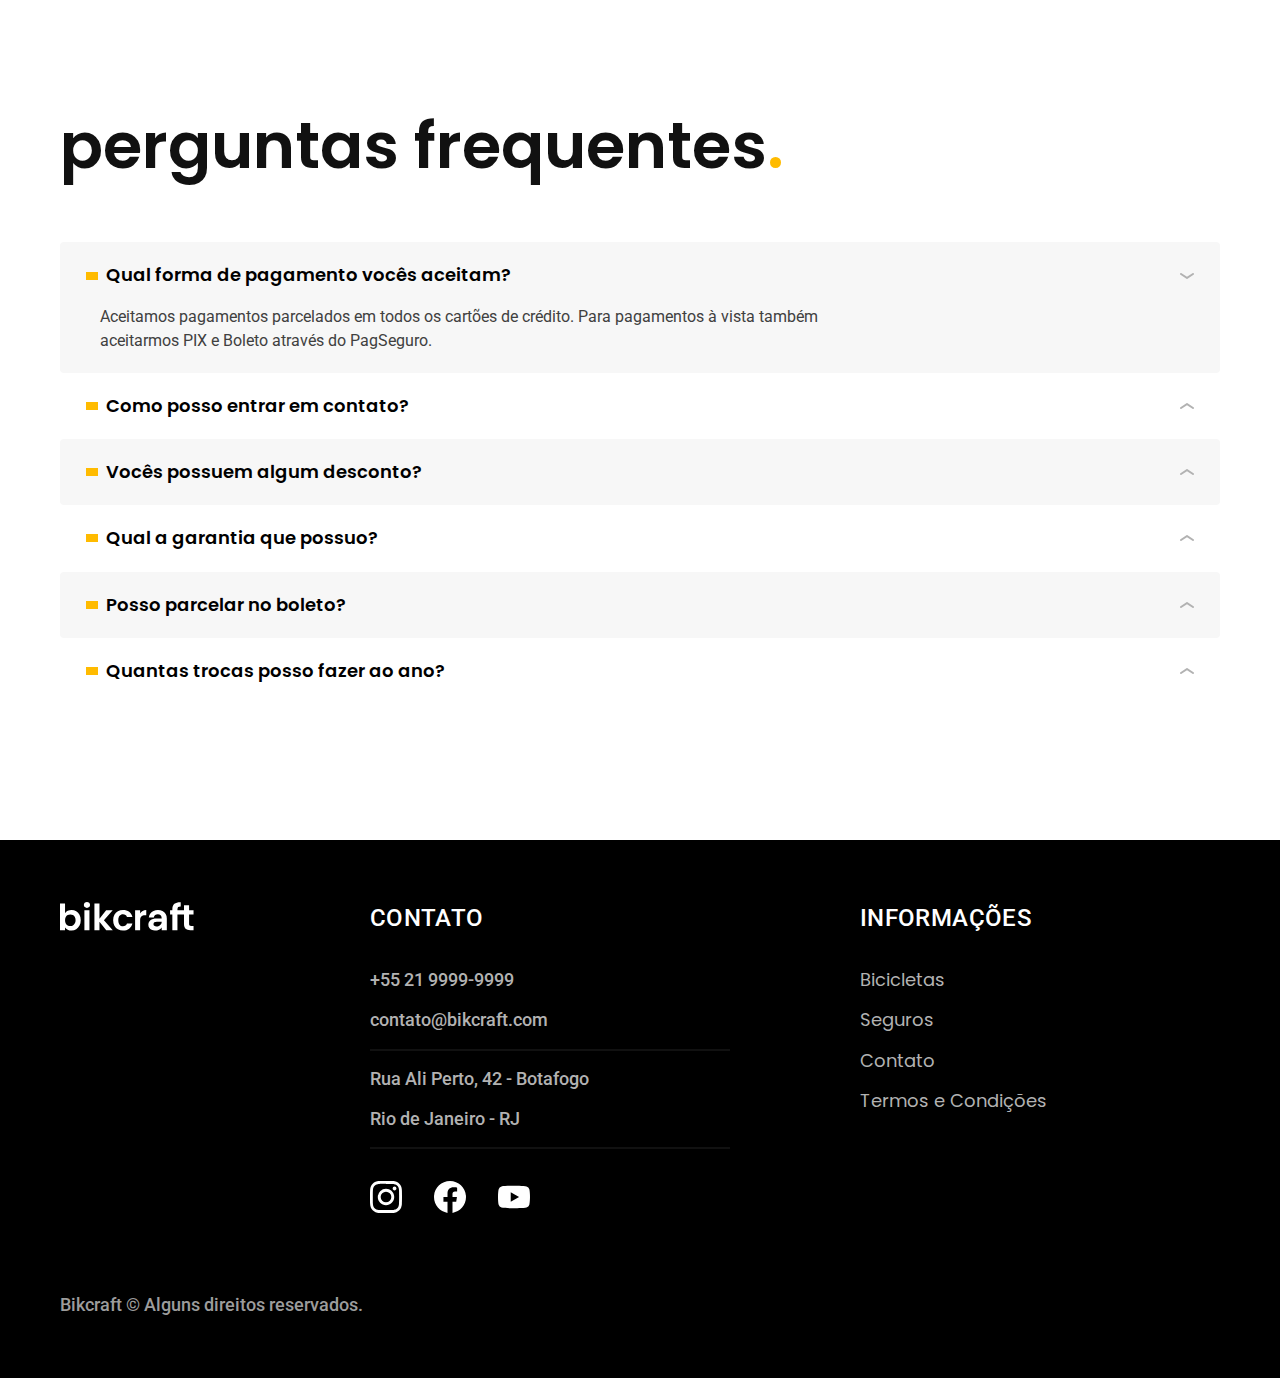
<file: seguros.html>
<!DOCTYPE html>
<html lang="pt-br">
  <head>
    <meta charset="UTF-8" />
    <meta name="viewport" content="width=device-width, initial-scale=1.0" />

    <title>Seguros | Bikcraft</title>
    <meta name="description" content="Seguros." />
    <link rel="icon" href="./favicon.svg" type="image/svg+xml" />
    <link rel="preload" href="./css/style.min.css" as="style" />
    <link rel="stylesheet" href="./css/style.min.css" />
    <script>
      document.documentElement.classList.add("js");
    </script>

    <link rel="preconnect" href="https://fonts.googleapis.com" />
    <link rel="preconnect" href="https://fonts.gstatic.com" crossorigin />
    <link
      href="https://fonts.googleapis.com/css2?family=Merriweather:ital,wght@1,900&family=Poppins:wght@400;600&family=Roboto:wght@400;500&display=swap"
      rel="stylesheet"
    />
  </head>

  <body id="seguros">
    <header class="header-bg">
      <div class="header container">
        <a href="./">
          <img src="./img/bikcraft.svg" alt="Bikcraft" />
        </a>

        <nav aria-label="primaria">
          <ul class="header-menu font-1-m cor-0">
            <li><a href="./bicicletas.html">Bicicletas</a></li>
            <li><a href="./seguros.html">Seguros</a></li>
            <li><a href="./contato.html">Contato</a></li>
          </ul>
        </nav>
      </div>
    </header>

    <main class="seguros-bg">
      <div class="titulo-bg">
        <div class="titulo container">
          <p class="font-2-l-b cor-5">Escolha o seguro</p>
          <h1 class="font-1-xxl cor-0">
            você seguro<span class="cor-p1">.</span>
          </h1>
        </div>
      </div>

      <div class="seguros container">
        <div class="seguros-item fadeInLeft" data-anime="200">
          <h3 class="font-1-xl cor-6">PRATA</h3>
          <span class="font-1-xl cor-0"
            >R$ 199 <span class="font-1-xs cor-6">mensal</span></span
          >
          <ul class="font-2-m cor-0">
            <li>Duas trocas por ano</li>
            <li>Assistência técnica</li>
            <li>Suporte 08h às 18h</li>
            <li>Cobertura estadual</li>
          </ul>
          <a
            class="botao secundario"
            href="./orcamento.html?tipo=seguro&produto=prata"
            >Inscreva-se</a
          >
        </div>

        <div class="seguros-item fadeInRight" data-anime="400">
          <h3 class="font-1-xl cor-p1">OURO</h3>
          <span class="font-1-xl cor-0"
            >R$ 299 <span class="font-1-xs cor-6">mensal</span></span
          >
          <ul class="font-2-m cor-0">
            <li>Cinco trocas por ano</li>
            <li>Assistência especial</li>
            <li>Suporte 24h</li>
            <li>Cobertura nacional</li>
            <li>Desconto em parceiros</li>
            <li>Acesso ao Clube Bikcraft</li>
          </ul>
          <a class="botao" href="./orcamento.html?tipo=seguro&produto=ouro"
            >Inscreva-se</a
          >
        </div>
      </div>
    </main>

    <article class="vantagens-bg">
      <div class="vantagens container">
        <h2 class="font-1-xxl cor-0">vantagens<span class="cor-p1">.</span></h2>
        <ul>
          <li>
            <img src="./img/icones/eletrica.svg" alt="" />
            <h3 class="font-1-l cor-0">Reparo Elétrico</h3>
            <p class="font-2-s cor-5">
              Garantimos o reparo completo do seu motor em caso de falhas.
              Sabemos que falhas são raras, mas estamos aqui para caso ocorra.
            </p>
          </li>
          <li>
            <img src="./img/icones/carbono.svg" alt="" />
            <h3 class="font-1-l cor-0">Carbono</h3>
            <p class="font-2-s cor-5">
              Nossos quadros são feitos para durar para sempre. Mas caso algo
              ocorra, ficamos felizes em reparar.
            </p>
          </li>
          <li>
            <img src="./img/icones/sustentavel.svg" alt="" />
            <h3 class="font-1-l cor-0">Sustentável</h3>
            <p class="font-2-s cor-5">
              Trabalhamos com a filosofia de desperdício zero. Qualquer parte
              defeituosa é reciclada e reutilizada em outro projeto.
            </p>
          </li>
          <li>
            <img src="./img/icones/rastreador.svg" alt="" />
            <h3 class="font-1-l cor-0">Rastreador</h3>
            <p class="font-2-s cor-5">
              Utilizamos o GPS da sua Bikcraft em conjunto com especialistas em
              segurança para efetuarmos a recuperação.
            </p>
          </li>
          <li>
            <img src="./img/icones/seguro.svg" alt="" />
            <h3 class="font-1-l cor-0">Segurança</h3>
            <p class="font-2-s cor-5">
              Com o seguro Bikcraft você pode ficar tranquilo em saber que o seu
              dinheiro não será perdido em casos de roubo.
            </p>
          </li>
          <li>
            <img src="./img/icones/velocidade.svg" alt="" />
            <h3 class="font-1-l cor-0">Rapidez</h3>
            <p class="font-2-s cor-5">
              A sua Bikcraft ficará pronta para uso no mesmo dia, caso você
              traga ela para ser reparada em uma das filiais.
            </p>
          </li>
        </ul>
      </div>
    </article>

    <article class="perguntas container">
      <h2 class="font-1-xxl">
        perguntas frequentes<span class="cor-p1">.</span>
      </h2>

      <dl>
        <div>
          <dt>
            <button
              class="font-1-m-b"
              aria-controls="pergunta1"
              aria-expanded="true"
            >
              Qual forma de pagamento vocês aceitam?
            </button>
          </dt>
          <dd id="pergunta1" class="font-2-s cor-9 ativa">
            Aceitamos pagamentos parcelados em todos os cartões de crédito. Para
            pagamentos à vista também aceitarmos PIX e Boleto através do
            PagSeguro.
          </dd>
        </div>
        <div>
          <dt>
            <button
              class="font-1-m-b"
              aria-controls="pergunta2"
              aria-expanded="false"
            >
              Como posso entrar em contato?
            </button>
          </dt>
          <dd id="pergunta2" class="font-2-s cor-9">
            Aceitamos pagamentos parcelados em todos os cartões de crédito. Para
            pagamentos à vista também aceitarmos PIX e Boleto através do
            PagSeguro.
          </dd>
        </div>
        <div>
          <dt>
            <button
              class="font-1-m-b"
              aria-controls="pergunta3"
              aria-expanded="false"
            >
              Vocês possuem algum desconto?
            </button>
          </dt>
          <dd id="pergunta3" class="font-2-s cor-9">
            Aceitamos pagamentos parcelados em todos os cartões de crédito. Para
            pagamentos à vista também aceitarmos PIX e Boleto através do
            PagSeguro.
          </dd>
        </div>
        <div>
          <dt>
            <button
              class="font-1-m-b"
              aria-controls="pergunta4"
              aria-expanded="false"
            >
              Qual a garantia que possuo?
            </button>
          </dt>
          <dd id="pergunta4" class="font-2-s cor-9">
            Aceitamos pagamentos parcelados em todos os cartões de crédito. Para
            pagamentos à vista também aceitarmos PIX e Boleto através do
            PagSeguro.
          </dd>
        </div>
        <div>
          <dt>
            <button
              class="font-1-m-b"
              aria-controls="pergunta5"
              aria-expanded="false"
            >
              Posso parcelar no boleto?
            </button>
          </dt>
          <dd id="pergunta5" class="font-2-s cor-9">
            Aceitamos pagamentos parcelados em todos os cartões de crédito. Para
            pagamentos à vista também aceitarmos PIX e Boleto através do
            PagSeguro.
          </dd>
        </div>
        <div>
          <dt>
            <button
              class="font-1-m-b"
              aria-controls="pergunta6"
              aria-expanded="false"
            >
              Quantas trocas posso fazer ao ano?
            </button>
          </dt>
          <dd id="pergunta6" class="font-2-s cor-9">
            Aceitamos pagamentos parcelados em todos os cartões de crédito. Para
            pagamentos à vista também aceitarmos PIX e Boleto através do
            PagSeguro.
          </dd>
        </div>
      </dl>
    </article>

    <footer class="footer-bg">
      <div class="footer container">
        <img src="./img/bikcraft.svg" alt="Bikcraft" />
        <div class="footer-contato">
          <h3 class="font-2-l-b cor-0">Contato</h3>
          <ul class="font-2-m cor-5">
            <li><a href="tel:+552199999999">+55 21 9999-9999</a></li>
            <li>
              <a href="mailto:contato@bikcraft.com">contato@bikcraft.com</a>
            </li>
            <li>Rua Ali Perto, 42 - Botafogo</li>
            <li>Rio de Janeiro - RJ</li>
          </ul>
          <div class="footer-redes">
            <a href="./">
              <img src="./img/redes/instagram.svg" alt="Instagram" />
            </a>
            <a href="./">
              <img src="./img/redes/facebook.svg" alt="Facebook" />
            </a>
            <a href="./">
              <img src="./img/redes/youtube.svg" alt="Youtube" />
            </a>
          </div>
        </div>
        <div class="footer-informacoes">
          <h3 class="font-2-l-b cor-0">Informações</h3>
          <nav>
            <ul class="font-1-m cor-5">
              <li><a href="./bicicletas.html">Bicicletas</a></li>
              <li><a href="./seguros.html">Seguros</a></li>
              <li><a href="./contato.html">Contato</a></li>
              <li><a href="./termos.html">Termos e Condições</a></li>
            </ul>
          </nav>
        </div>
        <p class="footer-copy font-2-m cor-6">
          Bikcraft © Alguns direitos reservados.
        </p>
      </div>
    </footer>
    <script src="./js/plugins/simple-anime.js"></script>
    <script src="./js/script.js"></script>
  </body>
</html>
</file>
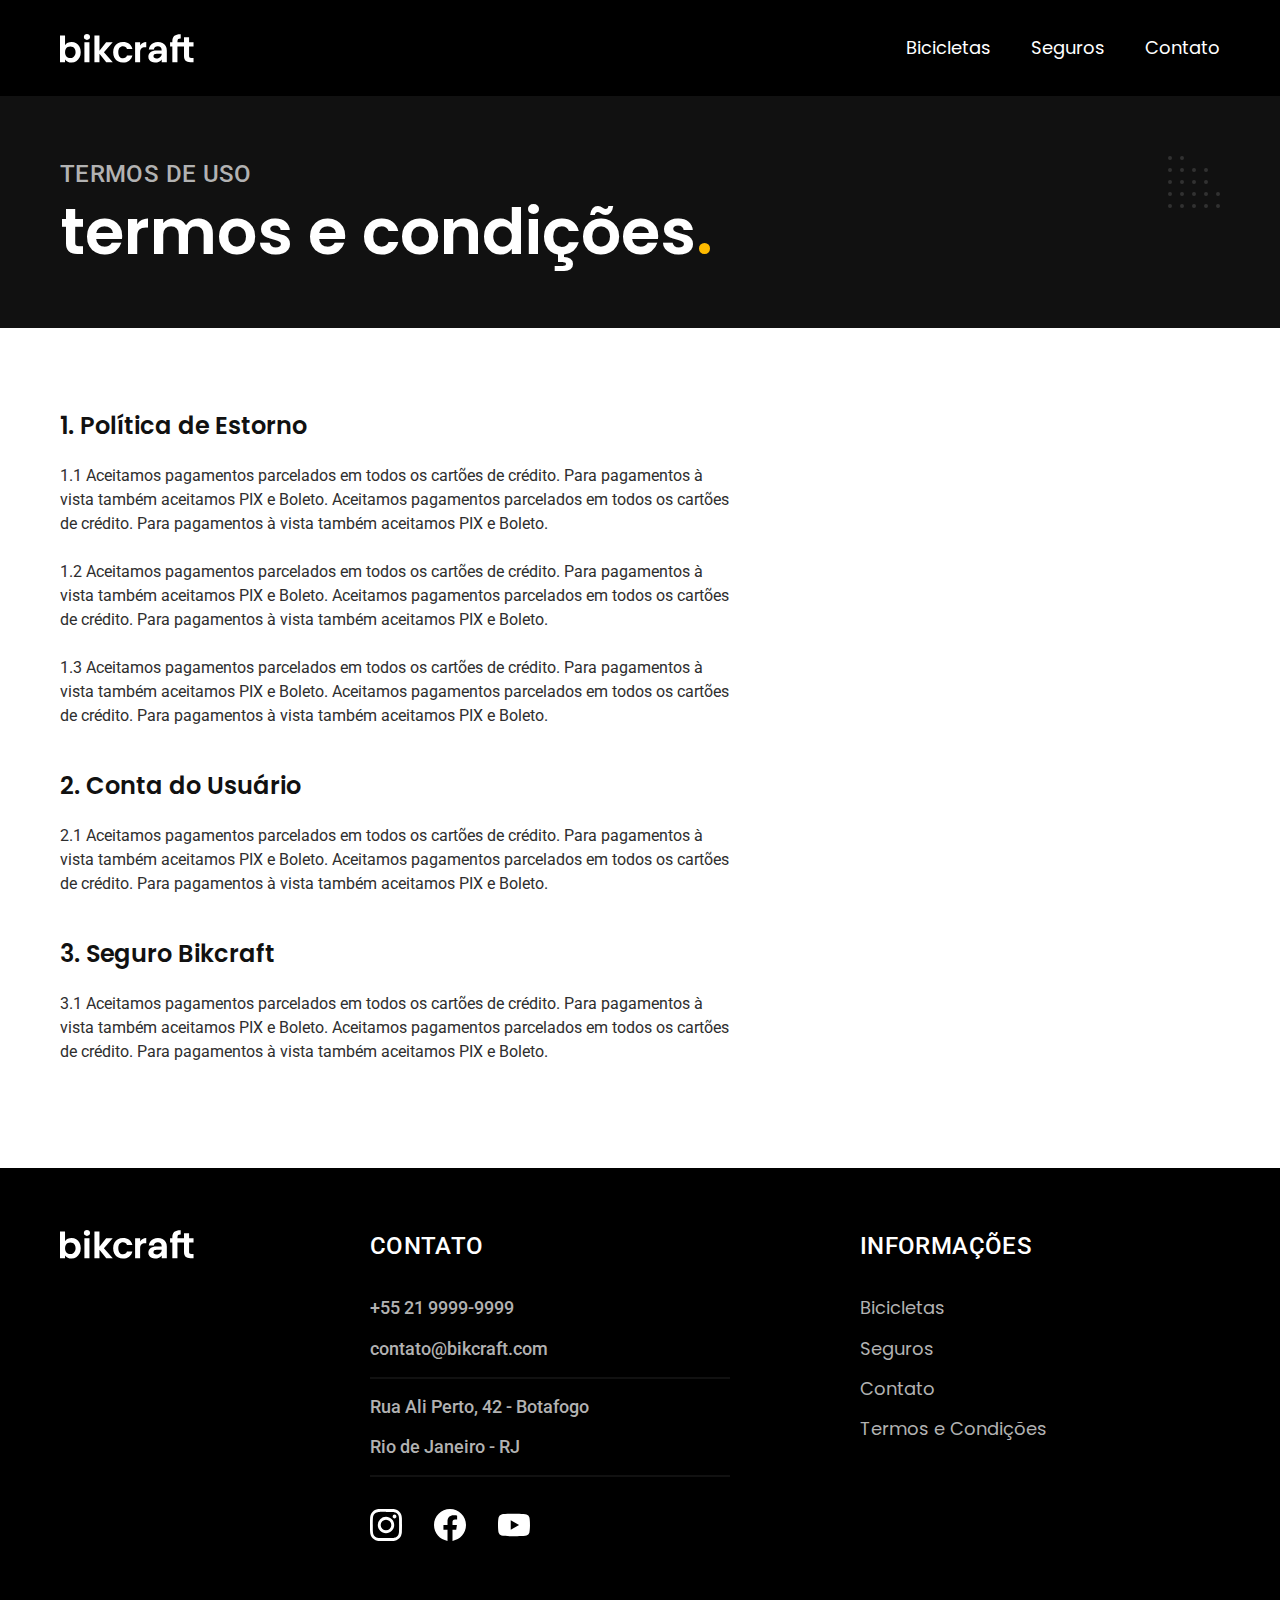
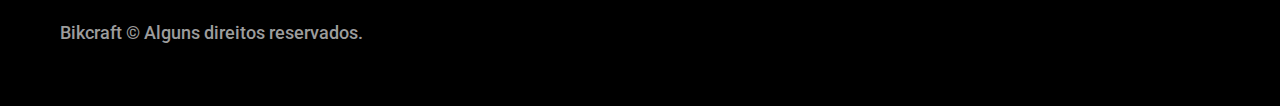
<file: termos.html>
<!DOCTYPE html>
<html lang="pt-br">
  <head>
    <meta charset="UTF-8" />
    <meta name="viewport" content="width=device-width, initial-scale=1.0" />

    <title>Termos e Condições | Bikcraft</title>
    <meta name="description" content="Termos e condições." />
    <link rel="icon" href="./favicon.svg" type="image/svg+xml" />
    <link rel="preload" href="./css/style.min.css" as="style" />
    <link rel="stylesheet" href="./css/style.min.css" />
    <script>
      document.documentElement.classList.add("js");
    </script>

    <link rel="preconnect" href="https://fonts.googleapis.com" />
    <link rel="preconnect" href="https://fonts.gstatic.com" crossorigin />
    <link
      href="https://fonts.googleapis.com/css2?family=Merriweather:ital,wght@1,900&family=Poppins:wght@400;600&family=Roboto:wght@400;500&display=swap"
      rel="stylesheet"
    />
  </head>

  <body id="termos">
    <header class="header-bg">
      <div class="header container">
        <a href="./">
          <img src="./img/bikcraft.svg" alt="Bikcraft" />
        </a>

        <nav aria-label="primaria">
          <ul class="header-menu font-1-m cor-0">
            <li><a href="./bicicletas.html">Bicicletas</a></li>
            <li><a href="./seguros.html">Seguros</a></li>
            <li><a href="./contato.html">Contato</a></li>
          </ul>
        </nav>
      </div>
    </header>

    <main>
      <div class="titulo-bg">
        <div class="titulo container">
          <p class="font-2-l-b cor-5">Termos de uso</p>
          <h1 class="font-1-xxl cor-0">
            termos e condições<span class="cor-p1">.</span>
          </h1>
        </div>
      </div>

      <div class="termos font-2-s cor-10 container">
        <h2 class="font-1-l cor-11">1. Política de Estorno</h2>
        <p>
          1.1 Aceitamos pagamentos parcelados em todos os cartões de crédito.
          Para pagamentos à vista também aceitamos PIX e Boleto. Aceitamos
          pagamentos parcelados em todos os cartões de crédito. Para pagamentos
          à vista também aceitamos PIX e Boleto.
        </p>
        <p>
          1.2 Aceitamos pagamentos parcelados em todos os cartões de crédito.
          Para pagamentos à vista também aceitamos PIX e Boleto. Aceitamos
          pagamentos parcelados em todos os cartões de crédito. Para pagamentos
          à vista também aceitamos PIX e Boleto.
        </p>
        <p>
          1.3 Aceitamos pagamentos parcelados em todos os cartões de crédito.
          Para pagamentos à vista também aceitamos PIX e Boleto. Aceitamos
          pagamentos parcelados em todos os cartões de crédito. Para pagamentos
          à vista também aceitamos PIX e Boleto.
        </p>
        <h2 class="font-1-l cor-11">2. Conta do Usuário</h2>
        <p>
          2.1 Aceitamos pagamentos parcelados em todos os cartões de crédito.
          Para pagamentos à vista também aceitamos PIX e Boleto. Aceitamos
          pagamentos parcelados em todos os cartões de crédito. Para pagamentos
          à vista também aceitamos PIX e Boleto.
        </p>
        <h2 class="font-1-l cor-11">3. Seguro Bikcraft</h2>
        <p>
          3.1 Aceitamos pagamentos parcelados em todos os cartões de crédito.
          Para pagamentos à vista também aceitamos PIX e Boleto. Aceitamos
          pagamentos parcelados em todos os cartões de crédito. Para pagamentos
          à vista também aceitamos PIX e Boleto.
        </p>
      </div>
    </main>

    <footer class="footer-bg">
      <div class="footer container">
        <img src="./img/bikcraft.svg" alt="Bikcraft" />
        <div class="footer-contato">
          <h3 class="font-2-l-b cor-0">Contato</h3>
          <ul class="font-2-m cor-5">
            <li><a href="tel:+552199999999">+55 21 9999-9999</a></li>
            <li>
              <a href="mailto:contato@bikcraft.com">contato@bikcraft.com</a>
            </li>
            <li>Rua Ali Perto, 42 - Botafogo</li>
            <li>Rio de Janeiro - RJ</li>
          </ul>
          <div class="footer-redes">
            <a href="./">
              <img src="./img/redes/instagram.svg" alt="Instagram" />
            </a>
            <a href="./">
              <img src="./img/redes/facebook.svg" alt="Facebook" />
            </a>
            <a href="./">
              <img src="./img/redes/youtube.svg" alt="Youtube" />
            </a>
          </div>
        </div>
        <div class="footer-informacoes">
          <h3 class="font-2-l-b cor-0">Informações</h3>
          <nav>
            <ul class="font-1-m cor-5">
              <li><a href="./bicicletas.html">Bicicletas</a></li>
              <li><a href="./seguros.html">Seguros</a></li>
              <li><a href="./contato.html">Contato</a></li>
              <li><a href="./termos.html">Termos e Condições</a></li>
            </ul>
          </nav>
        </div>
        <p class="footer-copy font-2-m cor-6">
          Bikcraft © Alguns direitos reservados.
        </p>
      </div>
    </footer>
    <script src="./js/script.js"></script>
  </body>
</html>
</file>
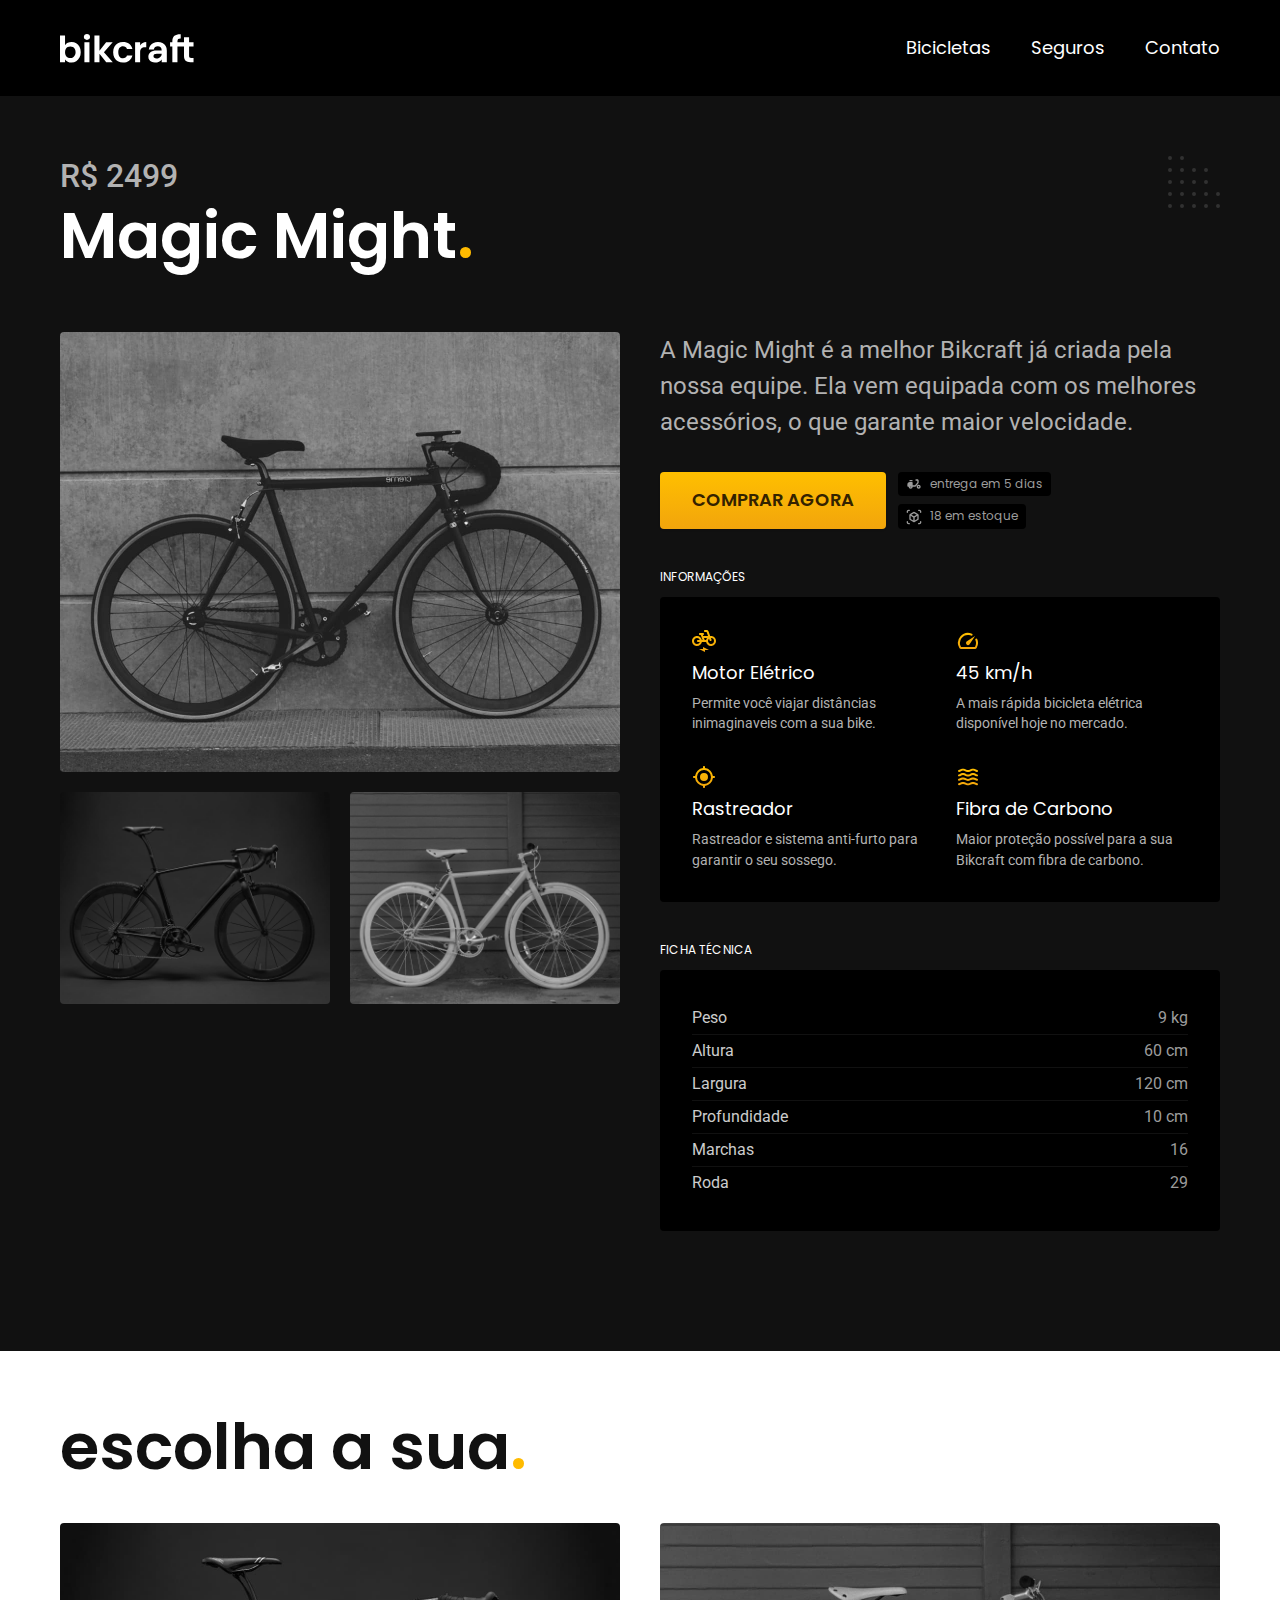
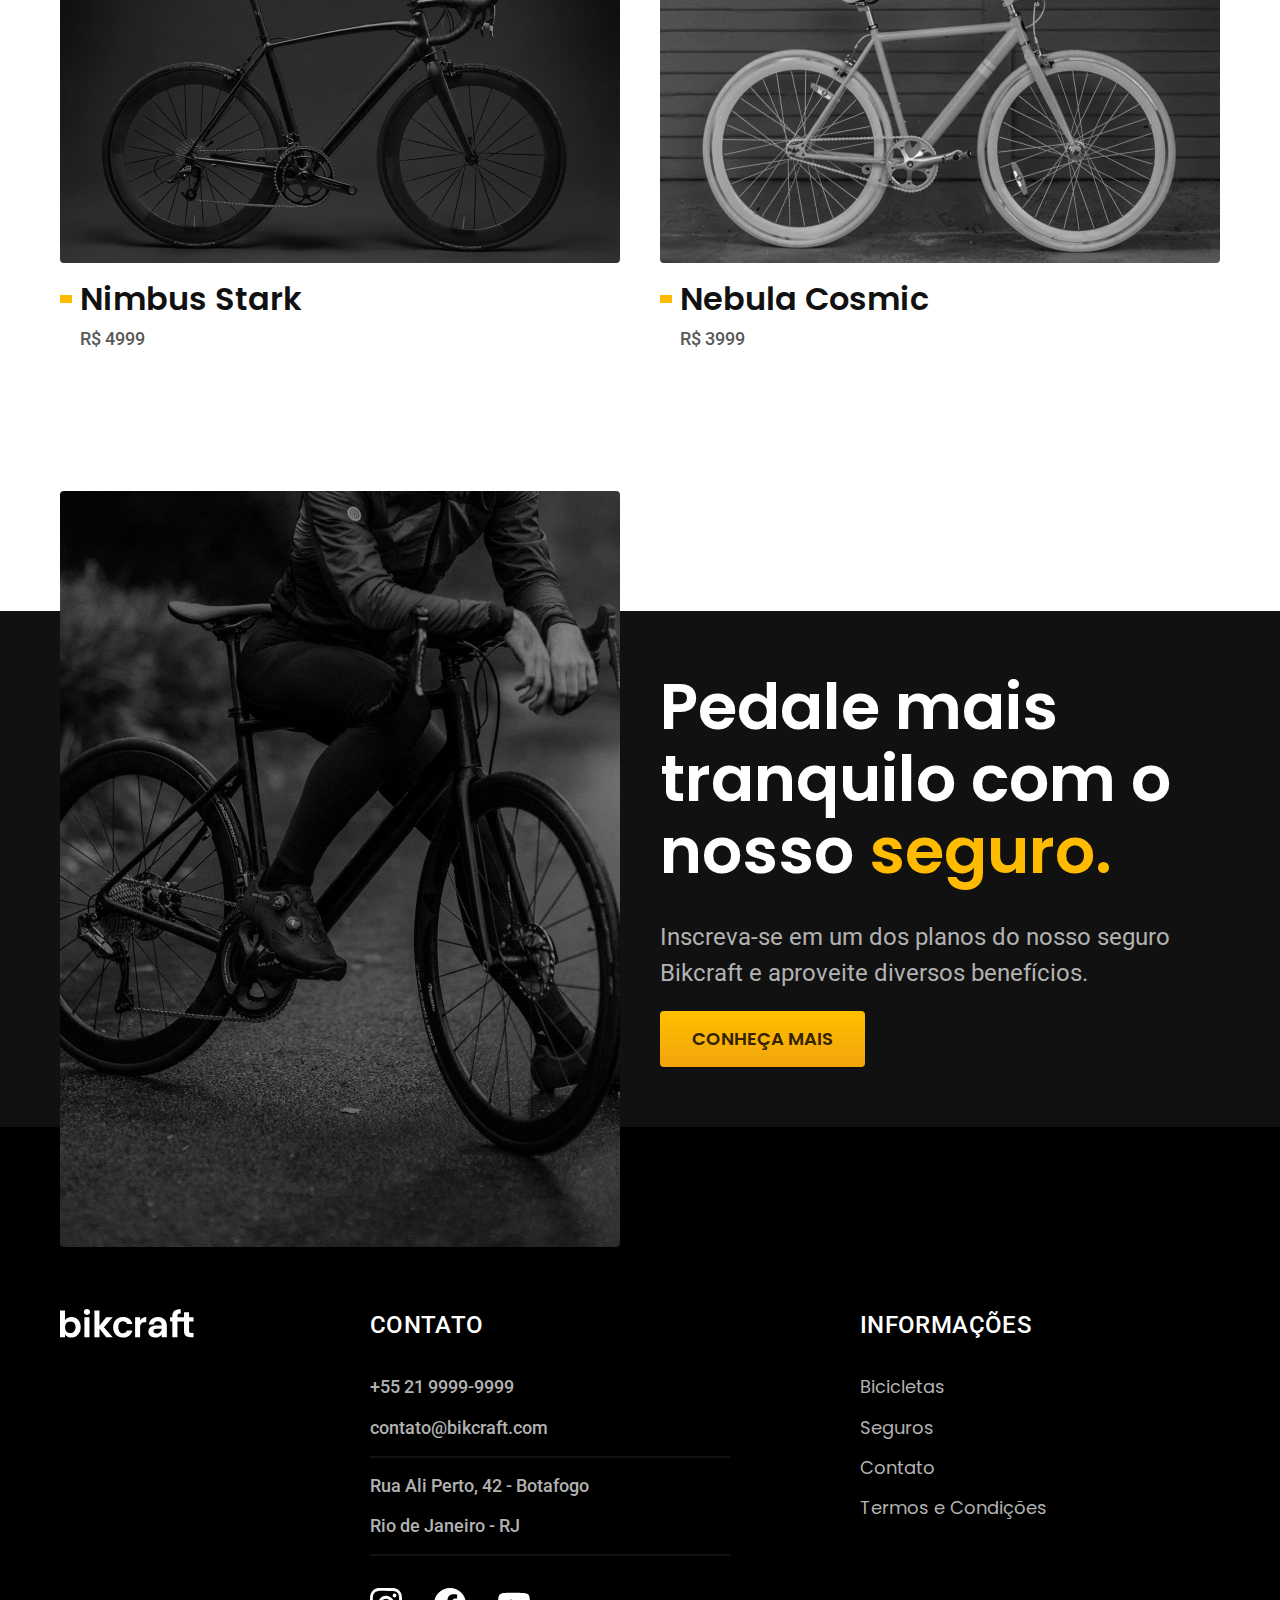
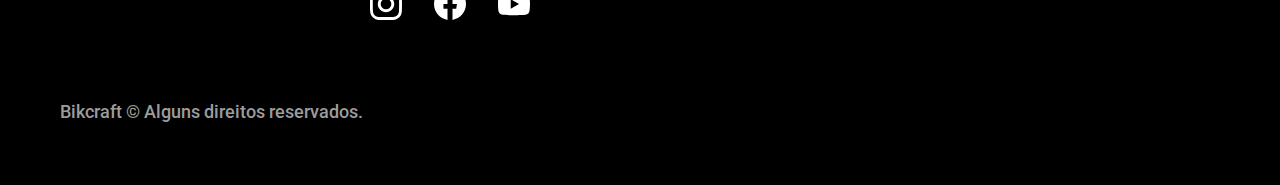
<file: bicicletas/magic.html>
<!DOCTYPE html>
<html lang="pt-br">
  <head>
    <meta charset="UTF-8" />
    <meta name="viewport" content="width=device-width, initial-scale=1.0" />

    <title>Magic | Bikcraft</title>
    <meta name="description" content="Magic." />
    <link rel="icon" href="./favicon.svg" type="image/svg+xml" />
    <link rel="preload" href="../css/style.min.css" as="style" />
    <link rel="stylesheet" href="../css/style.min.css" />

    <link rel="preconnect" href="https://fonts.googleapis.com" />
    <link rel="preconnect" href="https://fonts.gstatic.com" crossorigin />
    <link
      href="https://fonts.googleapis.com/css2?family=Merriweather:ital,wght@1,900&family=Poppins:wght@400;600&family=Roboto:wght@400;500&display=swap"
      rel="stylesheet"
    />
  </head>

  <body id="bicicleta">
    <header class="header-bg">
      <div class="header container">
        <a href="../">
          <img src="../img/bikcraft.svg" alt="Bikcraft" />
        </a>

        <nav aria-label="primaria">
          <ul class="header-menu font-1-m cor-0">
            <li><a href="../bicicletas.html">Bicicletas</a></li>
            <li><a href="../seguros.html">Seguros</a></li>
            <li><a href="../contato.html">Contato</a></li>
          </ul>
        </nav>
      </div>
    </header>

    <main class="titulo-bg">
      <div>
        <div class="titulo container">
          <p class="font-2-xl cor-5">R$ 2499</p>
          <h1 class="font-1-xxl cor-0">
            Magic Might<span class="cor-p1">.</span>
          </h1>
        </div>
      </div>
      <div class="bicicleta container">
        <div class="bicicleta-imagens">
          <img src="../img/bicicleta/nimbus2.jpg" alt="Bicicleta 1" />
          <img src="../img/bicicleta/nimbus1.jpg" alt="Bicicleta 2" />
          <img src="../img/bicicleta/nimbus3.jpg" alt="Bicicleta 3" />
        </div>
        <div class="bicicleta-conteudo">
          <p class="font-2-l cor-5">
            A Magic Might é a melhor Bikcraft já criada pela nossa equipe. Ela
            vem equipada com os melhores acessórios, o que garante maior
            velocidade.
          </p>
          <div class="bicicleta-comprar">
            <a
              class="botao"
              href="../orcamento.html?tipo=bikcraft&produto=magic"
              >Comprar Agora</a
            >
            <span class="font-1-xs cor-6"
              ><img src="../img/icones/entrega.svg" alt="" /> entrega em 5
              dias</span
            >
            <span class="font-1-xs cor-6"
              ><img src="../img/icones/estoque.svg" alt="" /> 18 em
              estoque</span
            >
          </div>

          <h2 class="font-1-xs cor-0">Informações</h2>
          <ul class="bicicleta-informacoes">
            <li>
              <img src="../img/icones/eletrica.svg" alt="" />
              <h3 class="font-1-m cor-0">Motor Elétrico</h3>
              <p class="font-2-xs cor-5">
                Permite você viajar distâncias inimaginaveis com a sua bike.
              </p>
            </li>
            <li>
              <img src="../img/icones/velocidade.svg" alt="" />
              <h3 class="font-1-m cor-0">45 km/h</h3>
              <p class="font-2-xs cor-5">
                A mais rápida bicicleta elétrica disponível hoje no mercado.
              </p>
            </li>
            <li>
              <img src="../img/icones/rastreador.svg" alt="" />
              <h3 class="font-1-m cor-0">Rastreador</h3>
              <p class="font-2-xs cor-5">
                Rastreador e sistema anti-furto para garantir o seu sossego.
              </p>
            </li>
            <li>
              <img src="../img/icones/carbono.svg" alt="" />
              <h3 class="font-1-m cor-0">Fibra de Carbono</h3>
              <p class="font-2-xs cor-5">
                Maior proteção possível para a sua Bikcraft com fibra de
                carbono.
              </p>
            </li>
          </ul>
          <h2 class="font-1-xs cor-0">Ficha Técnica</h2>
          <ul class="bicicleta-ficha font-2-s cor-4">
            <li>Peso <span>9 kg</span></li>
            <li>Altura <span>60 cm</span></li>
            <li>Largura <span>120 cm</span></li>
            <li>Profundidade <span>10 cm</span></li>
            <li>Marchas <span>16</span></li>
            <li>Roda <span>29</span></li>
          </ul>
        </div>
      </div>
    </main>

    <article class="bicicletas-lista container">
      <h2 class="font-1-xxl">escolha a sua<span class="cor-p1">.</span></h2>

      <ul>
        <li>
          <a href="./nimbus.html">
            <img src="../img/bicicletas/nimbus.jpg" alt="Bicicleta preta" />
            <h3 class="font-1-xl">Nimbus Stark</h3>
            <span class="font-2-m cor-8">R$ 4999</span>
          </a>
        </li>
        <li>
          <a href="./nebula.html">
            <img src="../img/bicicletas/nebula.jpg" alt="Bicicleta preta" />
            <h3 class="font-1-xl">Nebula Cosmic</h3>
            <span class="font-2-m cor-8">R$ 3999</span>
          </a>
        </li>
      </ul>
    </article>

    <article class="seguro-bg">
      <div class="seguro container">
        <div class="seguro-imagem">
          <img
            src="../img/fotos/seguros.jpg"
            alt="Pessoa parada em cima de uma bicicleta."
          />
        </div>
        <div class="seguro-conteudo">
          <h2 class="font-1-xxl cor-0">
            Pedale mais tranquilo com o nosso
            <span class="cor-p1">seguro.</span>
          </h2>
          <p class="font-2-l cor-5">
            Inscreva-se em um dos planos do nosso seguro Bikcraft e aproveite
            diversos benefícios.
          </p>
          <a class="botao" href="../seguros.html">Conheça Mais</a>
        </div>
      </div>
    </article>

    <footer class="footer-bg">
      <div class="footer container">
        <img src="../img/bikcraft.svg" alt="Bikcraft" />
        <div class="footer-contato">
          <h3 class="font-2-l-b cor-0">Contato</h3>
          <ul class="font-2-m cor-5">
            <li><a href="tel:+552199999999">+55 21 9999-9999</a></li>
            <li>
              <a href="mailto:contato@bikcraft.com">contato@bikcraft.com</a>
            </li>
            <li>Rua Ali Perto, 42 - Botafogo</li>
            <li>Rio de Janeiro - RJ</li>
          </ul>
          <div class="footer-redes">
            <a href="../">
              <img src="../img/redes/instagram.svg" alt="Instagram" />
            </a>
            <a href="../">
              <img src="../img/redes/facebook.svg" alt="Facebook" />
            </a>
            <a href="../">
              <img src="../img/redes/youtube.svg" alt="Youtube" />
            </a>
          </div>
        </div>
        <div class="footer-informacoes">
          <h3 class="font-2-l-b cor-0">Informações</h3>
          <nav>
            <ul class="font-1-m cor-5">
              <li><a href="../bicicletas.html">Bicicletas</a></li>
              <li><a href="../seguros.html">Seguros</a></li>
              <li><a href="../contato.html">Contato</a></li>
              <li><a href="../termos.html">Termos e Condições</a></li>
            </ul>
          </nav>
        </div>
        <p class="footer-copy font-2-m cor-6">
          Bikcraft © Alguns direitos reservados.
        </p>
      </div>
    </footer>
    <script src="../js/script.js"></script>
  </body>
</html>
</file>
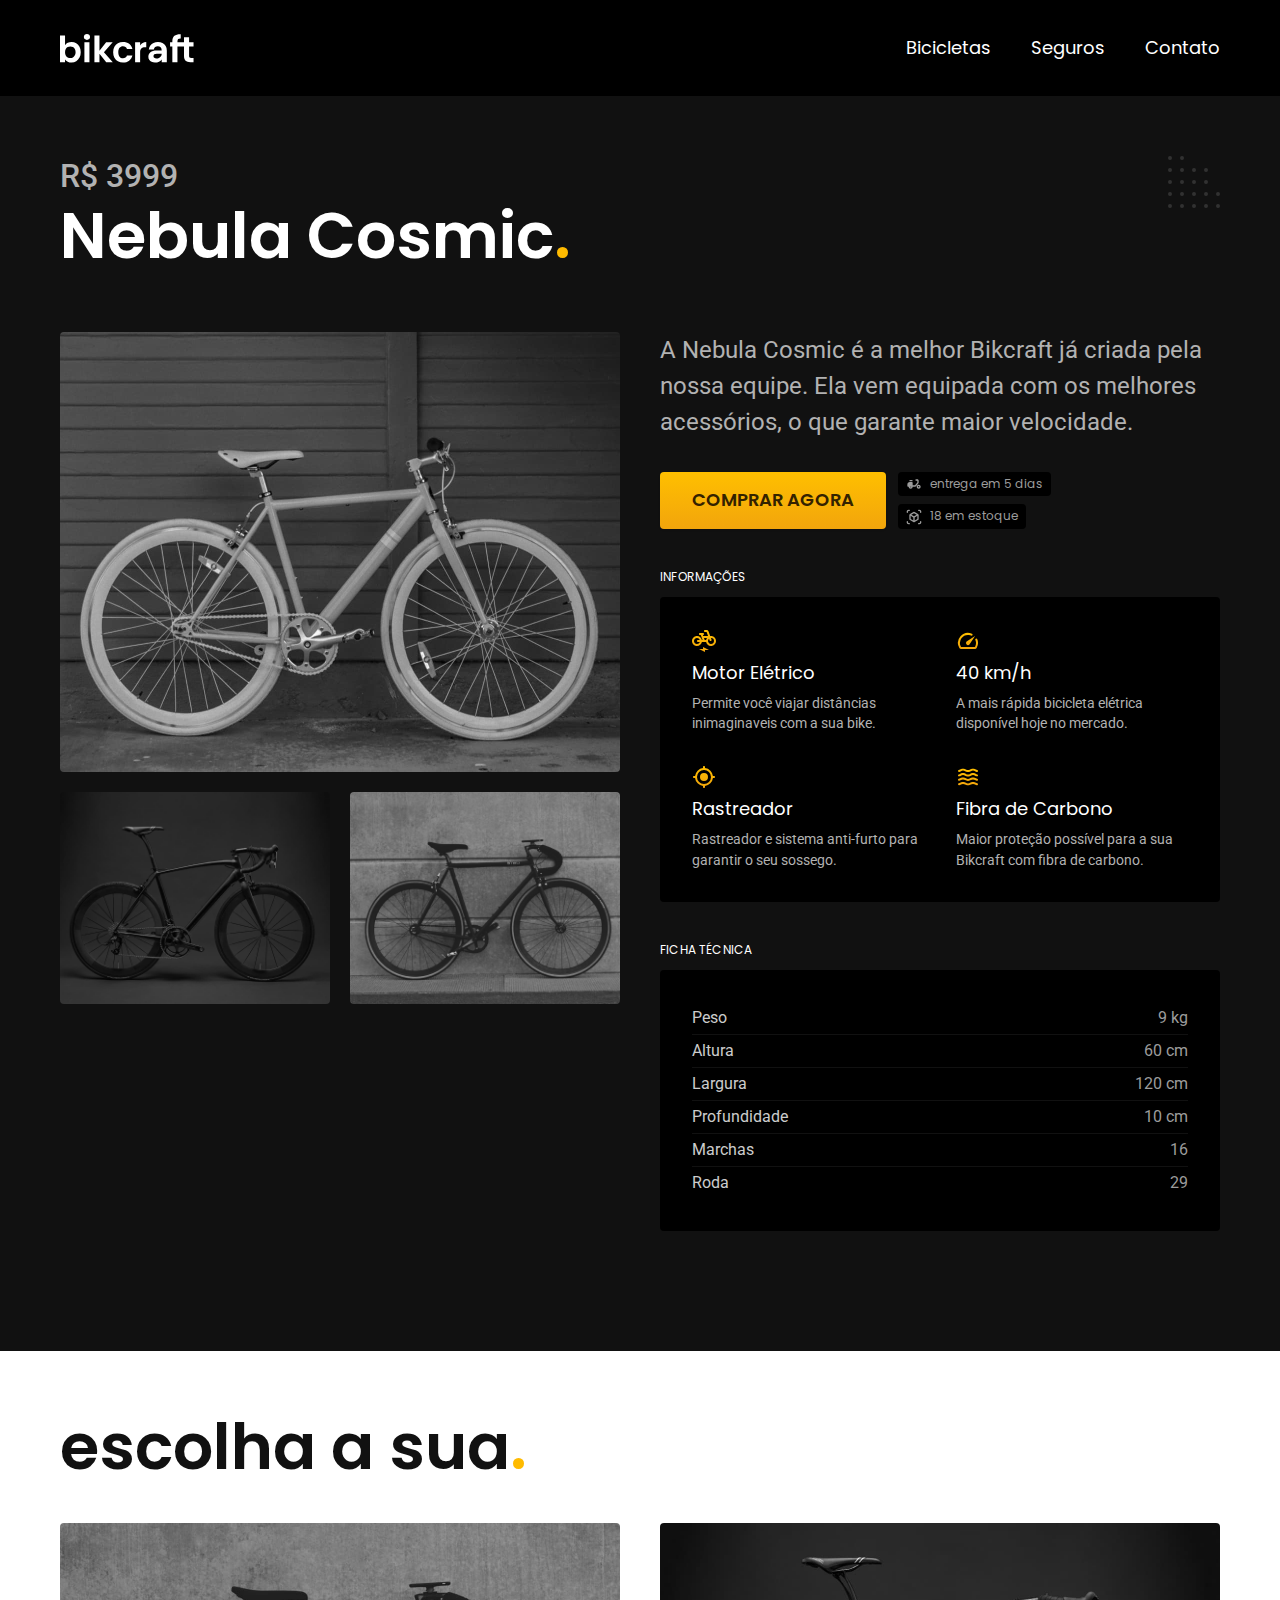
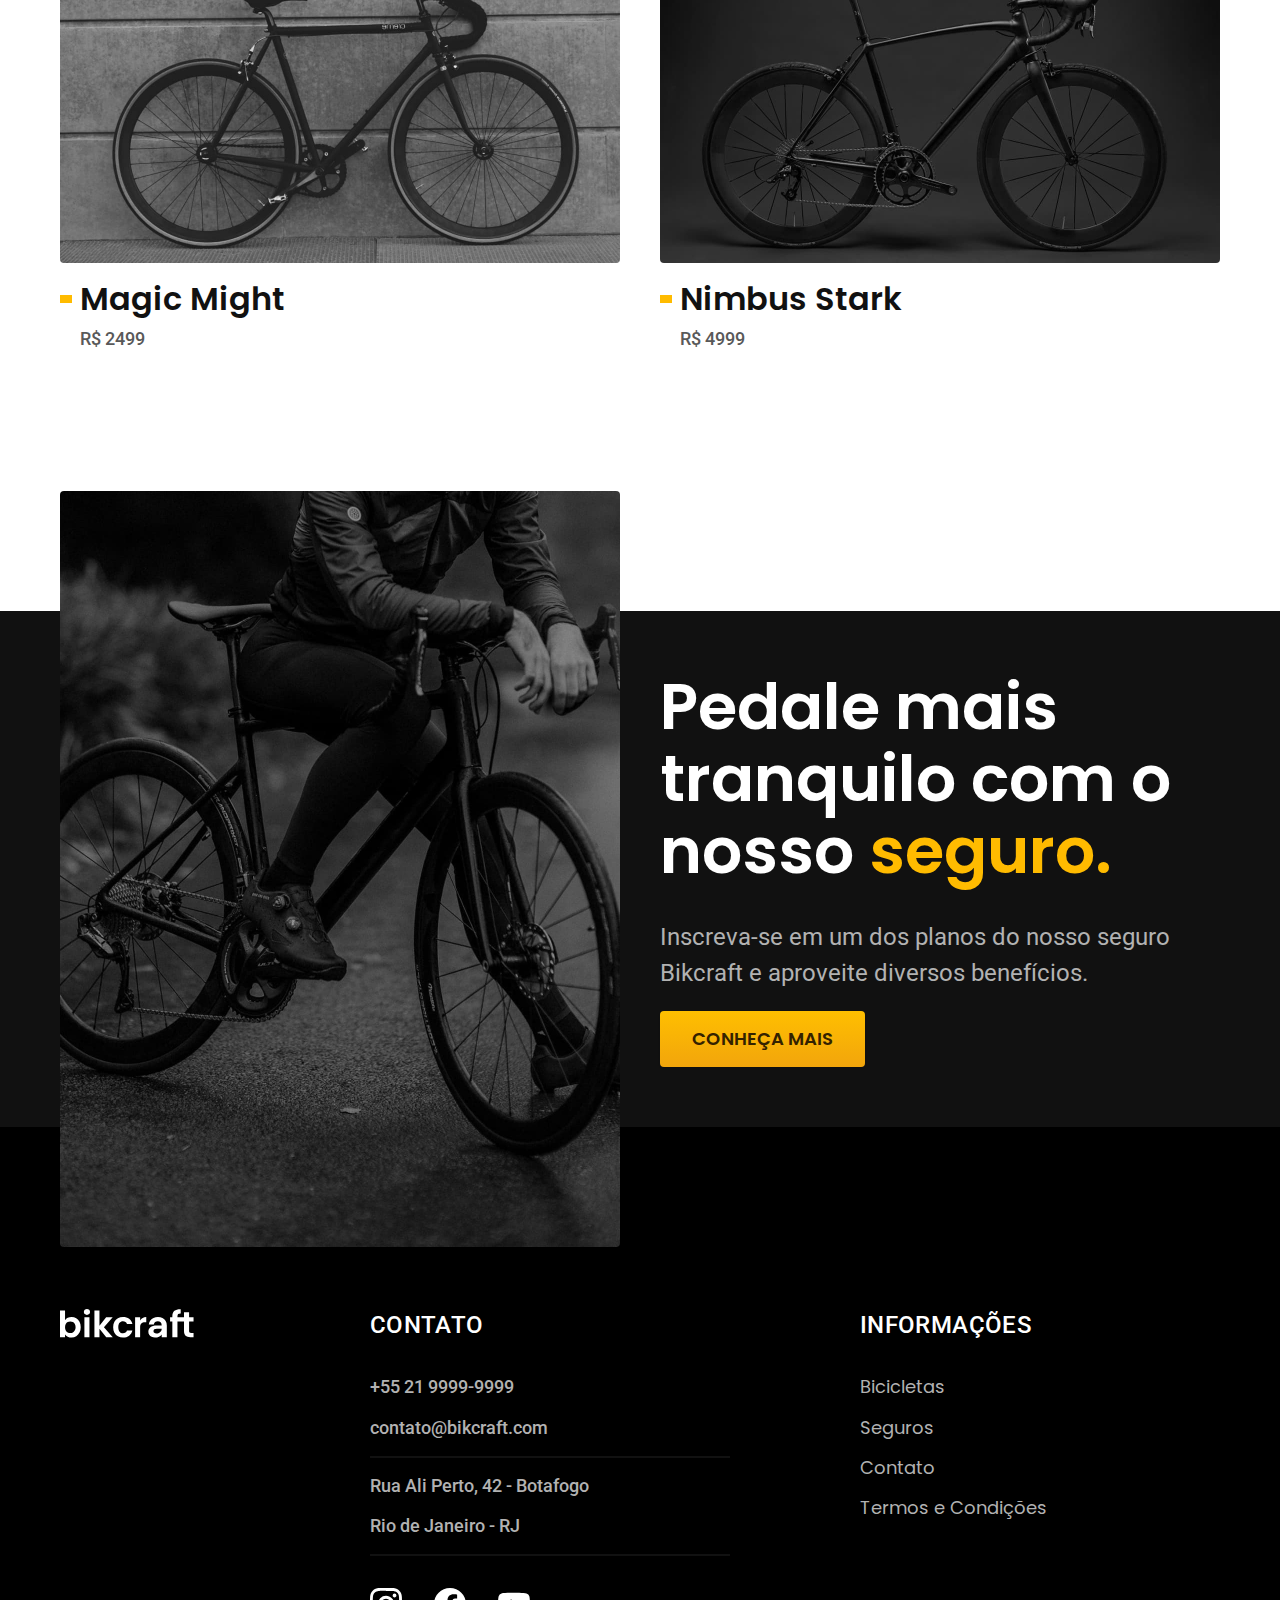
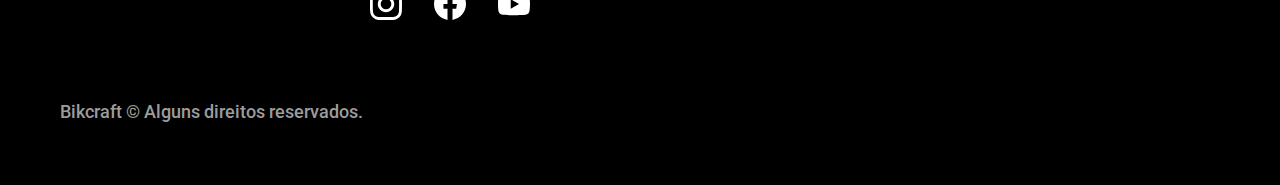
<file: bicicletas/nebula.html>
<!DOCTYPE html>
<html lang="pt-br">
  <head>
    <meta charset="UTF-8" />
    <meta name="viewport" content="width=device-width, initial-scale=1.0" />

    <title>Nebula | Bikcraft</title>
    <meta name="description" content="Nebula." />
    <link rel="icon" href="./favicon.svg" type="image/svg+xml" />
    <link rel="preload" href="../css/style.min.css" as="style" />
    <link rel="stylesheet" href="../css/style.min.css" />

    <link rel="preconnect" href="https://fonts.googleapis.com" />
    <link rel="preconnect" href="https://fonts.gstatic.com" crossorigin />
    <link
      href="https://fonts.googleapis.com/css2?family=Merriweather:ital,wght@1,900&family=Poppins:wght@400;600&family=Roboto:wght@400;500&display=swap"
      rel="stylesheet"
    />
  </head>

  <body id="bicicleta">
    <header class="header-bg">
      <div class="header container">
        <a href="../">
          <img src="../img/bikcraft.svg" alt="Bikcraft" />
        </a>

        <nav aria-label="primaria">
          <ul class="header-menu font-1-m cor-0">
            <li><a href="../bicicletas.html">Bicicletas</a></li>
            <li><a href="../seguros.html">Seguros</a></li>
            <li><a href="../contato.html">Contato</a></li>
          </ul>
        </nav>
      </div>
    </header>

    <main class="titulo-bg">
      <div>
        <div class="titulo container">
          <p class="font-2-xl cor-5">R$ 3999</p>
          <h1 class="font-1-xxl cor-0">
            Nebula Cosmic<span class="cor-p1">.</span>
          </h1>
        </div>
      </div>
      <div class="bicicleta container">
        <div class="bicicleta-imagens">
          <img src="../img/bicicleta/nimbus3.jpg" alt="Bicicleta 1" />
          <img src="../img/bicicleta/nimbus1.jpg" alt="Bicicleta 2" />
          <img src="../img/bicicleta/nimbus2.jpg" alt="Bicicleta 3" />
        </div>
        <div class="bicicleta-conteudo">
          <p class="font-2-l cor-5">
            A Nebula Cosmic é a melhor Bikcraft já criada pela nossa equipe. Ela
            vem equipada com os melhores acessórios, o que garante maior
            velocidade.
          </p>
          <div class="bicicleta-comprar">
            <a
              class="botao"
              href="../orcamento.html?tipo=bikcraft&produto=nebula"
              >Comprar Agora</a
            >
            <span class="font-1-xs cor-6"
              ><img src="../img/icones/entrega.svg" alt="" /> entrega em 5
              dias</span
            >
            <span class="font-1-xs cor-6"
              ><img src="../img/icones/estoque.svg" alt="" /> 18 em
              estoque</span
            >
          </div>

          <h2 class="font-1-xs cor-0">Informações</h2>
          <ul class="bicicleta-informacoes">
            <li>
              <img src="../img/icones/eletrica.svg" alt="" />
              <h3 class="font-1-m cor-0">Motor Elétrico</h3>
              <p class="font-2-xs cor-5">
                Permite você viajar distâncias inimaginaveis com a sua bike.
              </p>
            </li>
            <li>
              <img src="../img/icones/velocidade.svg" alt="" />
              <h3 class="font-1-m cor-0">40 km/h</h3>
              <p class="font-2-xs cor-5">
                A mais rápida bicicleta elétrica disponível hoje no mercado.
              </p>
            </li>
            <li>
              <img src="../img/icones/rastreador.svg" alt="" />
              <h3 class="font-1-m cor-0">Rastreador</h3>
              <p class="font-2-xs cor-5">
                Rastreador e sistema anti-furto para garantir o seu sossego.
              </p>
            </li>
            <li>
              <img src="../img/icones/carbono.svg" alt="" />
              <h3 class="font-1-m cor-0">Fibra de Carbono</h3>
              <p class="font-2-xs cor-5">
                Maior proteção possível para a sua Bikcraft com fibra de
                carbono.
              </p>
            </li>
          </ul>
          <h2 class="font-1-xs cor-0">Ficha Técnica</h2>
          <ul class="bicicleta-ficha font-2-s cor-4">
            <li>Peso <span>9 kg</span></li>
            <li>Altura <span>60 cm</span></li>
            <li>Largura <span>120 cm</span></li>
            <li>Profundidade <span>10 cm</span></li>
            <li>Marchas <span>16</span></li>
            <li>Roda <span>29</span></li>
          </ul>
        </div>
      </div>
    </main>

    <article class="bicicletas-lista container">
      <h2 class="font-1-xxl">escolha a sua<span class="cor-p1">.</span></h2>

      <ul>
        <li>
          <a href="./magic.html">
            <img src="../img/bicicletas/magic.jpg" alt="Bicicleta preta" />
            <h3 class="font-1-xl">Magic Might</h3>
            <span class="font-2-m cor-8">R$ 2499</span>
          </a>
        </li>
        <li>
          <a href="./nimbus.html">
            <img src="../img/bicicletas/nimbus.jpg" alt="Bicicleta preta" />
            <h3 class="font-1-xl">Nimbus Stark</h3>
            <span class="font-2-m cor-8">R$ 4999</span>
          </a>
        </li>
      </ul>
    </article>

    <article class="seguro-bg">
      <div class="seguro container">
        <div class="seguro-imagem">
          <img
            src="../img/fotos/seguros.jpg"
            alt="Pessoa parada em cima de uma bicicleta."
          />
        </div>
        <div class="seguro-conteudo">
          <h2 class="font-1-xxl cor-0">
            Pedale mais tranquilo com o nosso
            <span class="cor-p1">seguro.</span>
          </h2>
          <p class="font-2-l cor-5">
            Inscreva-se em um dos planos do nosso seguro Bikcraft e aproveite
            diversos benefícios.
          </p>
          <a class="botao" href="../seguros.html">Conheça Mais</a>
        </div>
      </div>
    </article>

    <footer class="footer-bg">
      <div class="footer container">
        <img src="../img/bikcraft.svg" alt="Bikcraft" />
        <div class="footer-contato">
          <h3 class="font-2-l-b cor-0">Contato</h3>
          <ul class="font-2-m cor-5">
            <li><a href="tel:+552199999999">+55 21 9999-9999</a></li>
            <li>
              <a href="mailto:contato@bikcraft.com">contato@bikcraft.com</a>
            </li>
            <li>Rua Ali Perto, 42 - Botafogo</li>
            <li>Rio de Janeiro - RJ</li>
          </ul>
          <div class="footer-redes">
            <a href="../">
              <img src="../img/redes/instagram.svg" alt="Instagram" />
            </a>
            <a href="../">
              <img src="../img/redes/facebook.svg" alt="Facebook" />
            </a>
            <a href="../">
              <img src="../img/redes/youtube.svg" alt="Youtube" />
            </a>
          </div>
        </div>
        <div class="footer-informacoes">
          <h3 class="font-2-l-b cor-0">Informações</h3>
          <nav>
            <ul class="font-1-m cor-5">
              <li><a href="../bicicletas.html">Bicicletas</a></li>
              <li><a href="../seguros.html">Seguros</a></li>
              <li><a href="../contato.html">Contato</a></li>
              <li><a href="../termos.html">Termos e Condições</a></li>
            </ul>
          </nav>
        </div>
        <p class="footer-copy font-2-m cor-6">
          Bikcraft © Alguns direitos reservados.
        </p>
      </div>
    </footer>
    <script src="../js/script.js"></script>
  </body>
</html>
</file>
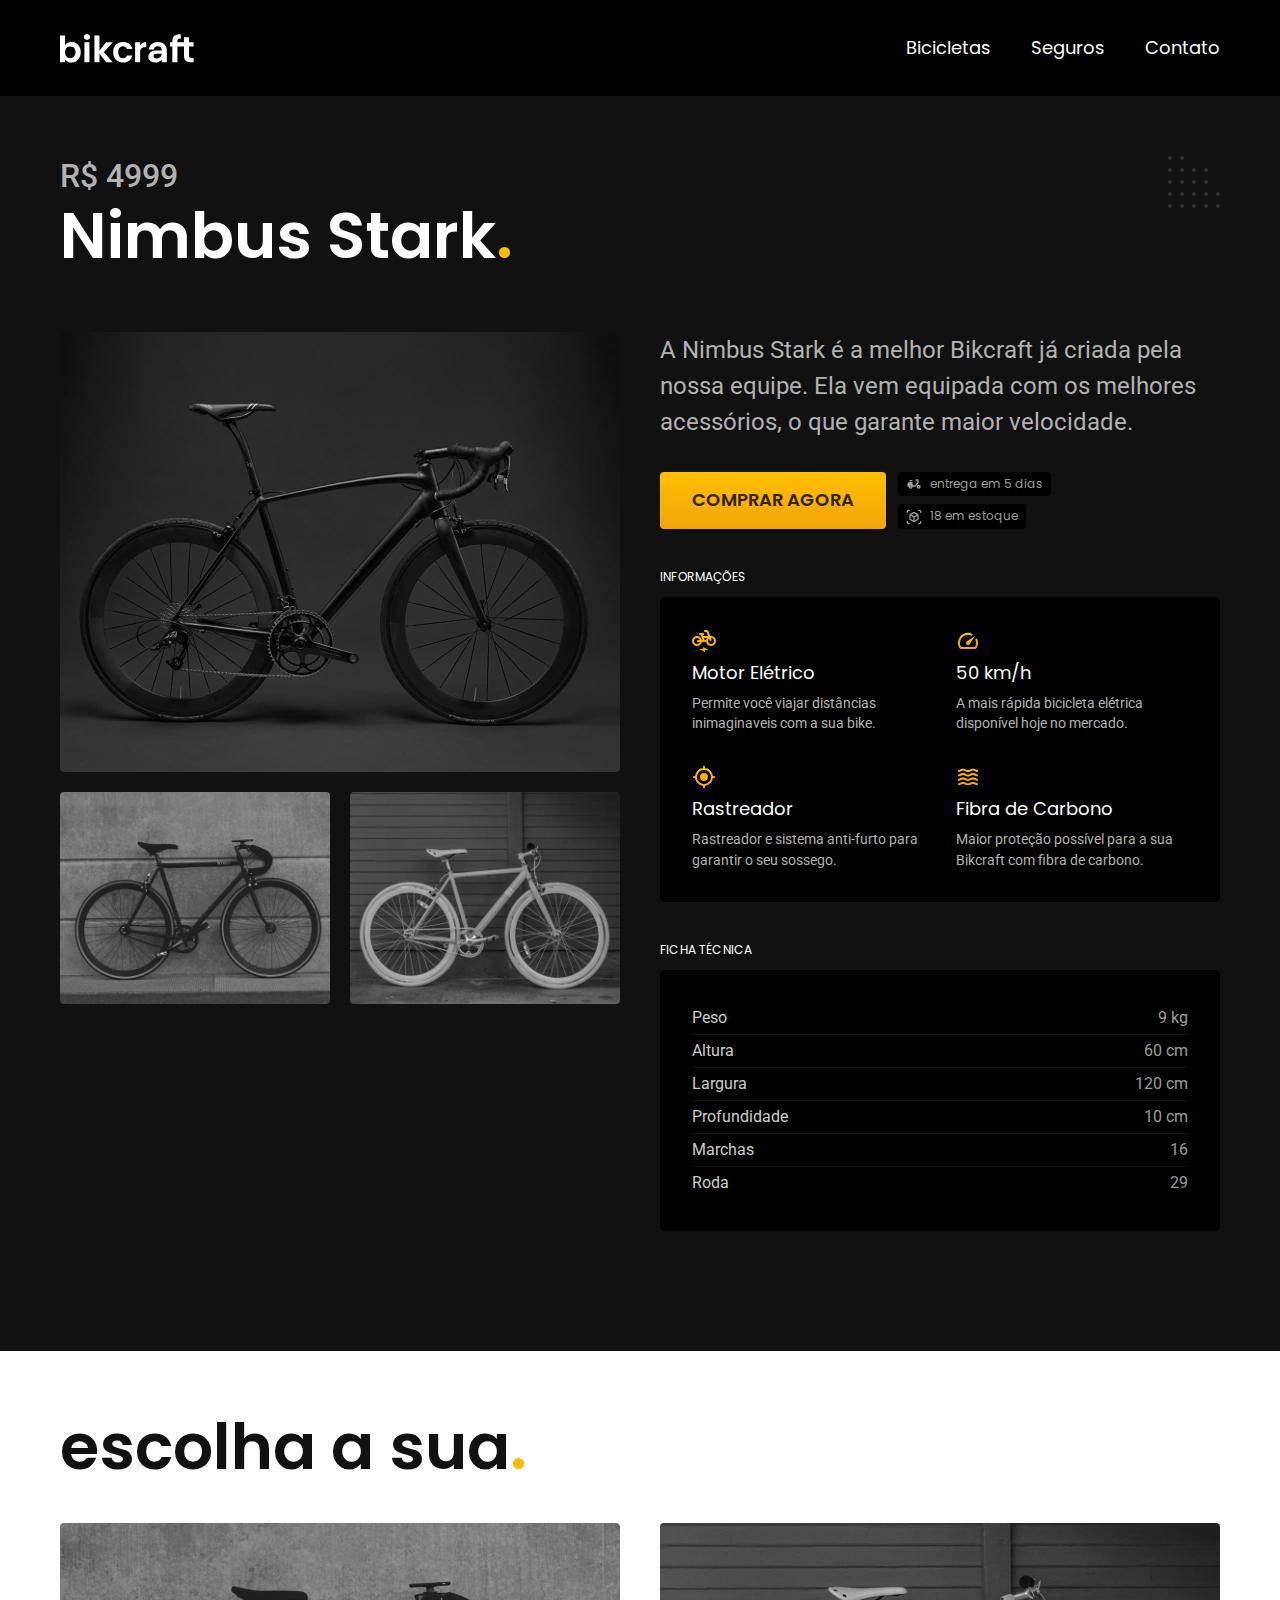
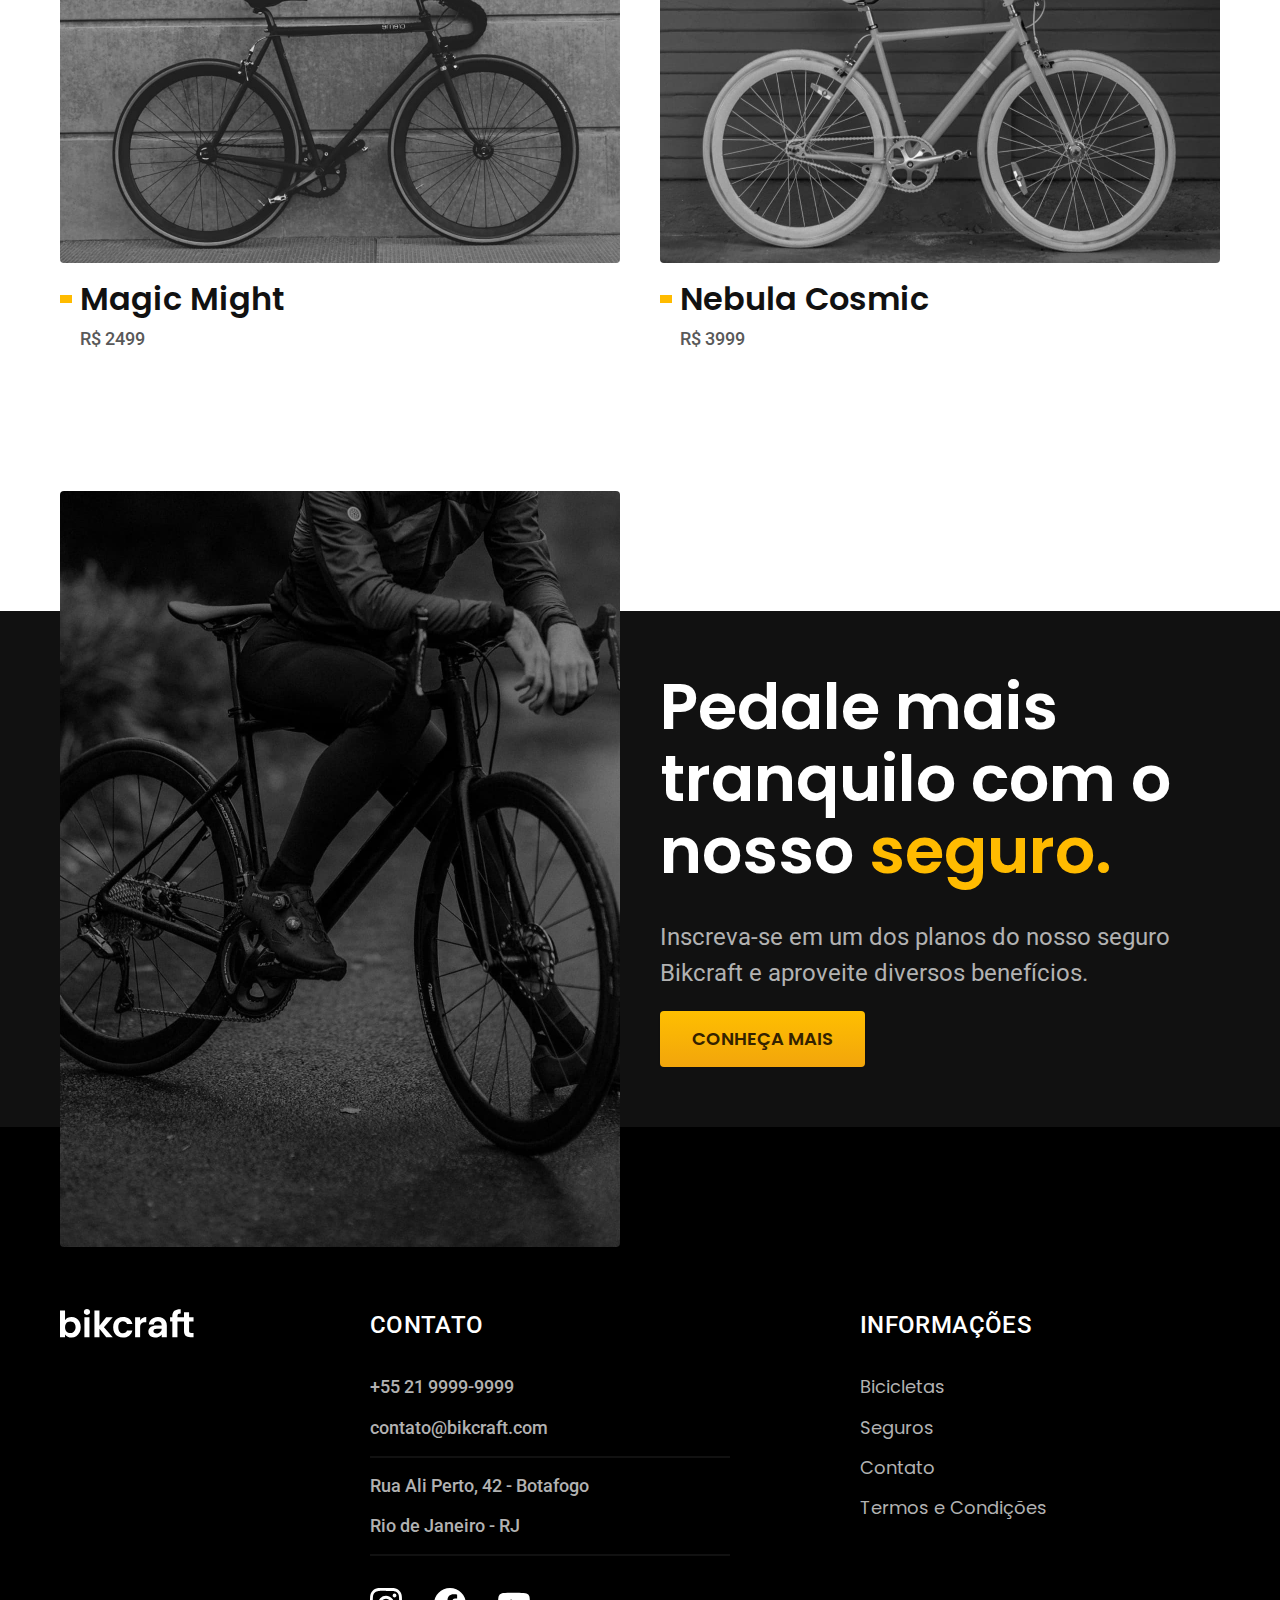
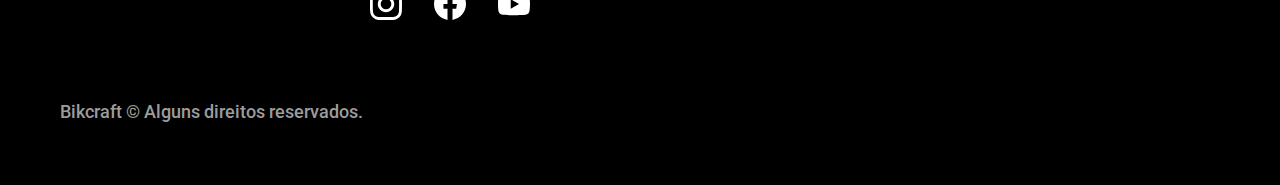
<file: bicicletas/nimbus.html>
<!DOCTYPE html>
<html lang="pt-br">
  <head>
    <meta charset="UTF-8" />
    <meta name="viewport" content="width=device-width, initial-scale=1.0" />

    <title>Nimbus | Bikcraft</title>
    <meta name="description" content="Nimbus." />
    <link rel="icon" href="./favicon.svg" type="image/svg+xml" />
    <link rel="preload" href="../css/style.min.css" as="style" />
    <link rel="stylesheet" href="../css/style.min.css" />

    <link rel="preconnect" href="https://fonts.googleapis.com" />
    <link rel="preconnect" href="https://fonts.gstatic.com" crossorigin />
    <link
      href="https://fonts.googleapis.com/css2?family=Merriweather:ital,wght@1,900&family=Poppins:wght@400;600&family=Roboto:wght@400;500&display=swap"
      rel="stylesheet"
    />
  </head>

  <body id="bicicleta">
    <header class="header-bg">
      <div class="header container">
        <a href="../">
          <img src="../img/bikcraft.svg" alt="Bikcraft" />
        </a>

        <nav aria-label="primaria">
          <ul class="header-menu font-1-m cor-0">
            <li><a href="../bicicletas.html">Bicicletas</a></li>
            <li><a href="../seguros.html">Seguros</a></li>
            <li><a href="../contato.html">Contato</a></li>
          </ul>
        </nav>
      </div>
    </header>

    <main class="titulo-bg">
      <div>
        <div class="titulo container">
          <p class="font-2-xl cor-5">R$ 4999</p>
          <h1 class="font-1-xxl cor-0">
            Nimbus Stark<span class="cor-p1">.</span>
          </h1>
        </div>
      </div>
      <div class="bicicleta container">
        <div class="bicicleta-imagens">
          <img src="../img/bicicleta/nimbus1.jpg" alt="Bicicleta 1" />
          <img src="../img/bicicleta/nimbus2.jpg" alt="Bicicleta 2" />
          <img src="../img/bicicleta/nimbus3.jpg" alt="Bicicleta 3" />
        </div>
        <div class="bicicleta-conteudo">
          <p class="font-2-l cor-5">
            A Nimbus Stark é a melhor Bikcraft já criada pela nossa equipe. Ela
            vem equipada com os melhores acessórios, o que garante maior
            velocidade.
          </p>
          <div class="bicicleta-comprar">
            <a
              class="botao"
              href="../orcamento.html?tipo=bikcraft&produto=nimbus"
              >Comprar Agora</a
            >
            <span class="font-1-xs cor-6"
              ><img src="../img/icones/entrega.svg" alt="" /> entrega em 5
              dias</span
            >
            <span class="font-1-xs cor-6"
              ><img src="../img/icones/estoque.svg" alt="" /> 18 em
              estoque</span
            >
          </div>

          <h2 class="font-1-xs cor-0">Informações</h2>
          <ul class="bicicleta-informacoes">
            <li>
              <img src="../img/icones/eletrica.svg" alt="" />
              <h3 class="font-1-m cor-0">Motor Elétrico</h3>
              <p class="font-2-xs cor-5">
                Permite você viajar distâncias inimaginaveis com a sua bike.
              </p>
            </li>
            <li>
              <img src="../img/icones/velocidade.svg" alt="" />
              <h3 class="font-1-m cor-0">50 km/h</h3>
              <p class="font-2-xs cor-5">
                A mais rápida bicicleta elétrica disponível hoje no mercado.
              </p>
            </li>
            <li>
              <img src="../img/icones/rastreador.svg" alt="" />
              <h3 class="font-1-m cor-0">Rastreador</h3>
              <p class="font-2-xs cor-5">
                Rastreador e sistema anti-furto para garantir o seu sossego.
              </p>
            </li>
            <li>
              <img src="../img/icones/carbono.svg" alt="" />
              <h3 class="font-1-m cor-0">Fibra de Carbono</h3>
              <p class="font-2-xs cor-5">
                Maior proteção possível para a sua Bikcraft com fibra de
                carbono.
              </p>
            </li>
          </ul>
          <h2 class="font-1-xs cor-0">Ficha Técnica</h2>
          <ul class="bicicleta-ficha font-2-s cor-4">
            <li>Peso <span>9 kg</span></li>
            <li>Altura <span>60 cm</span></li>
            <li>Largura <span>120 cm</span></li>
            <li>Profundidade <span>10 cm</span></li>
            <li>Marchas <span>16</span></li>
            <li>Roda <span>29</span></li>
          </ul>
        </div>
      </div>
    </main>

    <article class="bicicletas-lista container">
      <h2 class="font-1-xxl">escolha a sua<span class="cor-p1">.</span></h2>

      <ul>
        <li>
          <a href="./magic.html">
            <img src="../img/bicicletas/magic.jpg" alt="Bicicleta preta" />
            <h3 class="font-1-xl">Magic Might</h3>
            <span class="font-2-m cor-8">R$ 2499</span>
          </a>
        </li>
        <li>
          <a href="./nebula.html">
            <img src="../img/bicicletas/nebula.jpg" alt="Bicicleta preta" />
            <h3 class="font-1-xl">Nebula Cosmic</h3>
            <span class="font-2-m cor-8">R$ 3999</span>
          </a>
        </li>
      </ul>
    </article>

    <article class="seguro-bg">
      <div class="seguro container">
        <div class="seguro-imagem">
          <img
            src="../img/fotos/seguros.jpg"
            alt="Pessoa parada em cima de uma bicicleta."
          />
        </div>
        <div class="seguro-conteudo">
          <h2 class="font-1-xxl cor-0">
            Pedale mais tranquilo com o nosso
            <span class="cor-p1">seguro.</span>
          </h2>
          <p class="font-2-l cor-5">
            Inscreva-se em um dos planos do nosso seguro Bikcraft e aproveite
            diversos benefícios.
          </p>
          <a class="botao" href="../seguros.html">Conheça Mais</a>
        </div>
      </div>
    </article>

    <footer class="footer-bg">
      <div class="footer container">
        <img src="../img/bikcraft.svg" alt="Bikcraft" />
        <div class="footer-contato">
          <h3 class="font-2-l-b cor-0">Contato</h3>
          <ul class="font-2-m cor-5">
            <li><a href="tel:+552199999999">+55 21 9999-9999</a></li>
            <li>
              <a href="mailto:contato@bikcraft.com">contato@bikcraft.com</a>
            </li>
            <li>Rua Ali Perto, 42 - Botafogo</li>
            <li>Rio de Janeiro - RJ</li>
          </ul>
          <div class="footer-redes">
            <a href="../">
              <img src="../img/redes/instagram.svg" alt="Instagram" />
            </a>
            <a href="../">
              <img src="../img/redes/facebook.svg" alt="Facebook" />
            </a>
            <a href="../">
              <img src="../img/redes/youtube.svg" alt="Youtube" />
            </a>
          </div>
        </div>
        <div class="footer-informacoes">
          <h3 class="font-2-l-b cor-0">Informações</h3>
          <nav>
            <ul class="font-1-m cor-5">
              <li><a href="../bicicletas.html">Bicicletas</a></li>
              <li><a href="../seguros.html">Seguros</a></li>
              <li><a href="../contato.html">Contato</a></li>
              <li><a href="../termos.html">Termos e Condições</a></li>
            </ul>
          </nav>
        </div>
        <p class="footer-copy font-2-m cor-6">
          Bikcraft © Alguns direitos reservados.
        </p>
      </div>
    </footer>
    <script src="../js/script.js"></script>
  </body>
</html>
</file>
<file: css/style.min.css>
body{margin:0;font-family:Arial,Helvetica,sans-serif;color:#111}blockquote,dd,h1,h2,h3,h4,p,ul{margin:0}ul{padding:0;list-style:none}a{text-decoration:none;color:inherit}img{max-width:100%;height:auto;display:block}img[src$=".jpg"]{border-radius:4px}.font-1-xs{font:400 0.75rem/1.35 Poppins,sans-serif}.font-2-xs{font:400 0.875rem/1.43 Roboto,sans-serif}.font-1-s{font:400 1rem/1.5 Poppins,sans-serif}.font-2-s{font:400 1rem/1.5 Roboto,sans-serif}.font-1-m,.font-1-m-b{font:400 1.125rem/1.35 Poppins,sans-serif}.font-1-m-b{font-weight:600}.font-2-m{font:500 1.125rem/1.35 Roboto,sans-serif}.font-1-l{font:400 1.5rem/1.5 Poppins,sans-serif}.font-2-l,.font-2-l-b{font:400 1.5rem/1.5 Roboto,sans-serif}.font-2-l-b{font-weight:500;letter-spacing:.015em;text-transform:uppercase}.font-1-xl{font:600 2rem/1.25 Poppins,sans-serif}.font-2-xl{font:500 2rem/1.25 Roboto,sans-serif}.font-1-xxl{font:600 4rem/1.125 Poppins,sans-serif}@media (max-width:1200px){.font-1-xxl{font-size:3rem}.font-2-l,.font-2-l-b{font-size:1.125rem}}@media (max-width:800px){.font-1-xxl{font-size:2rem}.font-1-xl,.font-2-xl{font-size:1.5rem}}:root{--cor-0:#ffffff;--cor-1:#f7f7f7;--cor-2:#ededed;--cor-3:#dedede;--cor-4:#cccccc;--cor-5:#b2b2b2;--cor-6:#9c9c9c;--cor-7:#717171;--cor-8:#595959;--cor-9:#404040;--cor-10:#2e2e2e;--cor-11:#111111;--cor-12:#000000;--cor-p1:#ffbb00;--cor-p2:#e4a30b;--cor-p3:#a66f00;--cor-p4:#664400;--cor-p5:#332200}.cor-0{color:var(--cor-0)}.cor-1{color:var(--cor-1)}.cor-2{color:var(--cor-2)}.cor-3{color:var(--cor-3)}.cor-4{color:var(--cor-4)}.cor-5{color:var(--cor-5)}.cor-6{color:var(--cor-6)}.cor-7{color:var(--cor-7)}.cor-8{color:var(--cor-8)}.cor-9{color:var(--cor-9)}.cor-10{color:var(--cor-10)}.cor-11{color:var(--cor-11)}.cor-12{color:var(--cor-12)}.cor-p1{color:var(--cor-p1)}.cor-p2{color:var(--cor-p2)}.cor-p3{color:var(--cor-p3)}.cor-p4{color:var(--cor-p4)}.cor-p5{color:var(--cor-p5)}.header-bg{background-color:var(--cor-12)}.header{display:flex;flex-wrap:wrap;gap:20px;justify-content:space-between;align-items:center;padding-top:20px;padding-bottom:20px}.header-menu{display:flex;flex-wrap:wrap;gap:40px}.header-menu a{display:inline-block;padding:16px 0;position:relative}.header-menu a:after{content:"";display:block;height:2px;width:0;background:var(--cor-0);margin-top:4px;transition:.3s;position:absolute}.header-menu a.ativo::after,.header-menu a:hover::after{width:100%}@media (max-width:800px){.header-menu{gap:20px}.header-menu a{background:var(--cor-11);padding:12px 16px;border-radius:4px}.header-menu a:hover{background-color:var(--cor-10)}.header a:after{display:none}}@media (max-width:600px){.header-menu{gap:12px}.header-menu a{padding:8px 12px;font-size:14px}}.footer-bg{background-color:var(--cor-12)}.footer{display:grid;grid-template-columns:3fr 5fr 4fr;gap:40px;padding-top:60px;padding-bottom:60px}.footer h3{margin-bottom:32px}.footer-contato ul{margin-bottom:32px}.footer-contato li:nth-child(2n):after{content:"";display:block;max-width:360px;height:2px;background:var(--cor-11);margin-top:16px}.footer li{margin-bottom:16px}.footer-redes{display:flex;gap:32px}.footer a:hover{color:var(--cor-0)}.footer-copy{grid-column:1/-1;margin-top:40px}@media (max-width:800px){.footer>img{display:none}.footer{grid-template-columns:1fr 1fr}}@media (max-width:600px){.footer{grid-template-columns:1fr;gap:60px}.footer-copy{margin-top:0}}.container{box-sizing:border-box;max-width:1200px;padding-left:20px;padding-right:20px;margin-left:auto;margin-right:auto}.botao{display:inline-block;padding:16px 32px;background:linear-gradient(#ffbf00,#f2a50c);border-radius:4px;box-shadow:0 1px 2px rgba(0,0,0,.1);text-transform:uppercase;color:var(--cor-p5);font:600 1.125rem/1.35 Poppins,sans-serif;max-width:max-content;border:none;cursor:pointer}.botao:hover{background:linear-gradient(#ffb60d,#e59317)}.botao.secundario{background:var(--cor-10);color:var(--cor-2)}.botao.secundario:hover{background:var(--cor-9)}.botao.seta{display:flex;align-items:center}.botao.seta::after{content:"";display:inline-block;width:18px;height:10px;margin-left:12px;background:url("../img/icones/seta.svg");transition:transform .2s}.botao.seta:hover::after{transform:translateX(4px)}@media (max-width:600px){.botao{padding:12px 16px;font-size:1rem}}.link{display:inline-block;color:var(--cor-p1);font:500 1.5rem/1.5 Poppins,sans-serif;text-transform:uppercase}.link::after{content:"";display:block;width:100%;height:4px;background-color:currentColor}.link:hover{color:var(--cor-0)}.titulo-bg{padding-top:60px;padding-bottom:60px;background-color:var(--cor-11)}.titulo{background:url("../img/dec/top-right.svg") no-repeat top right 20px}.titulo p{margin-bottom:4px}@media (max-width:800px){.titulo-bg{padding-top:40px;padding-bottom:40px}.titulo p{font-size:1rem;text-transform:lowercase;font-weight:400}}.form{display:grid;grid-template-columns:1fr 1fr;gap:20px}.form label{display:block;font:400 1rem/1.5 Poppins,sans-serif;margin-bottom:4px}.form .col-2{grid-column:span 2}.form input[type=email],.form input[type=text],.form textarea{font:400 1rem/1.5 Roboto,sans-serif;background:var(--cor-1);border:1px solid var(--cor-2);padding:12px;border-radius:4px;width:100%;box-sizing:border-box}.form input[type=email]:focus,.form input[type=text]:focus,.form textarea:focus{outline:0;border-color:var(--cor-p1);background:var(--cor-0);box-shadow:0 0 0 2px #fea}@media (max-width:600px){.form{grid-template-columns:1fr}.form .col-2{grid-column:1}}.js .fadeInDown{transform:translate3d(0,-20px,0)}.js .fadeInUp{transform:translate3d(0,20px,0)}.js .fadeInRight{transform:translate3d(20px,0,0)}.js .fadeInLeft{transform:translate3d(-20px,0,0)}.js [data-anime]{opacity:0}.js .anime{opacity:1;transform:none;transition:transform .8s,opacity .8s}.introducao-bg{background:var(--cor-12) url("../img/dec/bottom-left.svg") no-repeat bottom 160px left 20px;box-shadow:inset 0 -120px var(--cor-0)}.introducao{display:grid;grid-template-columns:1fr 1fr;gap:0 40px}.introducao-conteudo{align-self:end;padding-bottom:200px}.introducao img{width:100%;height:100%;object-fit:cover;border-radius:4px}.introducao h1{margin-bottom:32px}.introducao p{margin-bottom:20px}@media (max-width:800px){.introducao-bg{background:var(--cor-11);padding-top:40px;box-shadow:inset 0 -60px #fff}.introducao{grid-template-columns:1fr;gap:32px}.introducao-conteudo{padding-bottom:0}.introducao h1{margin-bottom:16px}.introducao img{height:300px;width:100%}}.tecnologia-bg{background-color:var(--cor-11);box-shadow:inset 0 80px var(--cor-0),inset 0 -80px var(--cor-0)}.tecnologia{display:grid;grid-template-columns:1fr 1fr;gap:40px}.tecnologia-imagem img{width:100%;height:100%;object-fit:cover;object-position:left}.tecnologia-conteudo{padding-top:160px;padding-bottom:160px}.tecnologia-conteudo>span{display:block;margin-bottom:20px}.tecnologia-conteudo h2{margin-bottom:32px}.tecnologia-conteudo>p{margin-bottom:20px}.tecnologia a{margin-bottom:80px}.tecnologia-vantagens{display:flex;gap:40px}.tecnologia-vantagens h3{margin-bottom:8px;width:max-content}.tecnologia-vantagens img{width:24px;margin-bottom:8px}@media (max-width:800px){.tecnologia-bg{box-shadow:initial}.tecnologia{grid-template-columns:1fr}.tecnologia-conteudo{padding-top:60px;padding-bottom:60px}.tecnologia-imagem{display:none}.tecnologia a{margin-bottom:60px}}@media (max-width:600px){.tecnologia-vantagens{flex-direction:column}}.parceiros{padding-top:60px;padding-bottom:120px}.parceiros h2{margin-bottom:60px}.parceiros ul{padding:0 20px;max-width:1400px;display:grid;grid-template-columns:repeat(4,1fr);margin:0 auto}.parceiros li{display:flex;padding:32px;border-left:2px solid var(--cor-2)}.parceiros img{margin:auto}.parceiros li:first-child,.parceiros li:nth-child(5){border-left:none}.parceiros li:nth-child(n+5){border-top:2px solid var(--cor-2)}@media (max-width:800px){.parceiros{padding-bottom:60px}.parceiros h2{margin-bottom:20px}.parceiros ul{grid-template-columns:repeat(2,1fr)}.parceiros li:nth-child(n+3){border-top:2px solid var(--cor-2)}.parceiros li:nth-child(odd){border-left:none}}.depoimento{display:grid;grid-template-columns:1fr 1fr;background-color:var(--cor-p1);overflow:hidden}.depoimento img{width:100%;height:100%;object-fit:cover;border-radius:0}.depoimento-conteudo{padding:40px 40px 80px 80px;align-self:end;background:url("../img/dec/bottom-right-p.svg") no-repeat bottom 40px right 40px}.depoimento-conteudo p{max-width:32ch;font-family:Merriweather,serif;font-style:italic;font-weight:900;margin-bottom:32px;position:relative}.depoimento p::after,.depoimento p::before{font-size:5rem;color:var(--cor-p2);position:absolute}.depoimento p::before{content:"“";left:-50px;top:-20px}.depoimento p::after{content:"”"}@media (min-width:1200px){.depoimento img{max-height:520px}}@media (max-width:800px){.depoimento{grid-template-columns:1fr;text-align:center}.depoimento img{max-height:200px}.depoimento-conteudo{padding:40px 20px;margin:auto}}.bicicletas-lista{padding-top:60px;padding-bottom:120px}.bicicletas-lista h2{margin-bottom:40px}.bicicletas-lista ul{display:flex;gap:40px;padding:0 20px 20px 20px;max-width:1400px;margin-left:auto;margin-right:auto;overflow-x:auto}#bicicleta .bicicletas-lista ul{padding:0 0 20px 0}.bicicletas-lista li{flex:1;min-width:280px}.bicicletas-lista a{display:block}.bicicletas-lista img{margin-bottom:16px}.bicicletas-lista h3{margin-bottom:8px;display:flex;align-items:center}.bicicletas-lista h3::before{content:"";display:inline-block;height:8px;width:12px;margin-right:8px;background-color:var(--cor-p1);transition:width .2s}.bicicletas-lista a:hover h3::before{width:24px}.bicicletas-lista li span{padding-left:20px}@media (max-width:800px){.bicicletas-lista{padding-bottom:60px}.bicicletas-lista ul{gap:20px}}.bicicletas-bg{background:linear-gradient(to right,var(--cor-0) 30%,var(--cor-11) 0)}.bicicletas{display:grid;grid-template-columns:1fr 1fr;gap:40px;padding-top:60px;padding-bottom:60px;background:url("../img/dec/top-right.svg") no-repeat top 40px right 20px}.bicicletas-imagem{display:grid}.bicicletas-imagem img{grid-area:1/1}.bicicletas-imagem span{grid-area:1/1;place-self:start end;margin-top:20px;background:var(--cor-12);display:inline-block;padding:8px 16px 8px 8px;border-radius:4px 0 0 4px}.bicicletas-conteudo{display:grid;grid-template-columns:1fr auto;align-content:start}.bicicletas h2,.bicicletas p{grid-column:1/-1}.bicicletas h2{margin-bottom:20px}.bicicletas h2::before{content:"";display:block;width:12px;height:8px;background-color:var(--cor-p1);margin-bottom:8px}.bicicletas p{margin-bottom:32px}.bicicletas a{place-self:end}.bicicletas li{display:flex;align-items:center}.bicicletas ul{display:grid;gap:16px}.bicicletas-conteudo img{width:24px;margin-right:8px}@media (max-width:800px){.bicicletas-bg{background:var(--cor-11)}.bicicletas{grid-template-columns:1fr;gap:20px;padding-top:40px;padding-bottom:40px}}@media (max-width:600px){.bicicletas-conteudo{grid-template-columns:1fr}.bicicletas ul{font-size:1rem;grid-template-columns:1fr 1fr;margin-bottom:32px}.bicicletas a{place-self:start}}.bicicleta{display:grid;grid-template-columns:1fr 1fr;align-items:start;gap:40px;padding-top:60px;padding-bottom:60px}#bicicleta .titulo p{text-transform:uppercase}.bicicleta-imagens{display:flex;flex-wrap:wrap;gap:20px}.bicicleta-imagens img{flex:1;min-width:200px}.bicicleta-imagens img:first-child{min-width:100%}.bicicleta-conteudo>p{margin-bottom:32px}.bicicleta-comprar{display:grid;grid-template-columns:max-content auto;align-items:center;justify-items:start;gap:8px 12px;margin-bottom:40px}.bicicleta-comprar a{grid-row:span 2}.bicicleta-comprar span{display:flex;align-items:center;background-color:var(--cor-12);gap:8px;padding:4px 8px;border-radius:4px}.bicicleta-conteudo h2{text-transform:uppercase;letter-spacing:.015em;margin-bottom:12px}.bicicleta-ficha,.bicicleta-informacoes{padding:32px;background-color:var(--cor-12);border-radius:4px}.bicicleta-informacoes{margin-bottom:40px;display:grid;grid-template-columns:1fr 1fr;gap:32px}.bicicleta-informacoes img{width:24px;margin-bottom:8px}.bicicleta-informacoes h3{margin-bottom:8px}.bicicleta-ficha li{padding:4px 0;display:flex;justify-content:space-between;border-bottom:1px solid var(--cor-11)}.bicicleta-ficha li:last-child{border-bottom:none}.bicicleta-ficha span{color:var(--cor-6)}@media (max-width:800px){.bicicleta{grid-template-columns:1fr;padding-top:40px;padding-bottom:40px}.bicicleta-imagens{grid-row:2}}@media (max-width:400px){.bicicleta-informacoes{grid-template-columns:1fr}.bicicleta-comprar{grid-template-columns:1fr}}.seguro-bg{background-color:var(--cor-11);box-shadow:inset 0 120px var(--cor-0),inset 0 -120px var(--cor-12)}.seguro{display:grid;grid-template-columns:1fr 1fr;gap:40px}.seguro-imagem img{width:100%;height:100%;object-fit:cover}.seguro-conteudo{padding-top:180px;padding-bottom:180px}.seguro h2{margin-bottom:32px}.seguro p{margin-bottom:20px}@media (max-width:800px){.seguro-bg{box-shadow:inset 0 -60px var(--cor-12)}.seguro{grid-template-columns:1fr}.seguro-conteudo{grid-row:1;padding-top:40px;padding-bottom:0}}.seguros-bg{background:var(--cor-11)}.seguros{padding-top:60px;padding-bottom:60px;display:grid;grid-template-columns:1fr 1fr;gap:40px;align-items:center}#seguros .seguros{padding-top:0}.seguros h2{grid-column:1/-1}.seguros-item{background-color:var(--cor-12);padding:32px 32px 32px 60px;display:grid;grid-template-columns:1fr auto;border-radius:4px}.seguros-item h3{margin-bottom:40px}.seguros-item span{grid-column:2;display:block;text-align:right}.seguros-item ul{grid-column:1/-1;margin-bottom:32px}.seguros-item li{display:flex;align-items:center;position:relative}.seguros-item li+li{margin-top:20px}.seguros-item li::before{content:"";display:inline-block;width:13px;height:9px;background-image:url("../img/icones/lista.svg");position:absolute;left:-21px}.seguros-item a{grid-column:1/-1}@media (max-width:800px){.seguros{grid-template-columns:1fr}}.vantagens-bg{background-color:var(--cor-12)}.vantagens{padding-top:120px;padding-bottom:120px}.vantagens h2{margin-bottom:60px}.vantagens ul{display:grid;grid-template-columns:repeat(auto-fit,minmax(280px,max-content));gap:40px 80px}.vantagens h3,.vantagens img{margin-bottom:8px}@media (max-width:800px){.vantagens{padding-top:60px;padding-bottom:60px}.vantagens h2{margin-bottom:40px}.vantagens ul{gap:20px}}.perguntas{padding-top:120px;padding-bottom:120px}.perguntas h2{margin-bottom:60px}.perguntas dl>div{padding:20px;border-radius:4px}.perguntas dl>div:nth-child(odd){background-color:var(--cor-1)}.perguntas button{display:grid;grid-template-columns:auto 1fr auto;align-items:center;gap:8px;cursor:pointer;border:none;background:0 0;width:100%;text-align:left}.perguntas button::before{content:"";display:inline-block;width:12px;height:8px;background-color:var(--cor-p1)}.perguntas button::after{content:"";display:inline-block;width:14px;height:6px;background:url("../img/icones/seta-abrir.svg");transition:.3s}.perguntas button:hover::after,.perguntas button[aria-expanded=true]::after{transform:rotate(180deg)}.js .perguntas dd{display:none}.js .perguntas dd.ativa{display:block}.perguntas dd{padding-left:20px;padding-top:16px;max-width:80ch}@media (max-width:800px){.perguntas{padding-top:60px;padding-bottom:60px}.perguntas h2{margin-bottom:40px}}#contato{background:linear-gradient(var(--cor-11) 600px,var(--cor-1) 0)}.contato{display:grid;grid-template-columns:5fr 7fr}.contato-dados,.contato-formulario{padding:60px;box-shadow:0 1px 2px rgba(0,0,0,.1)}.contato-dados{border-radius:5px 0 0 5px;background:var(--cor-12) url("../img/dec/bottom-left.svg") no-repeat bottom 20px left 20px}.contato-formulario{border-radius:0 5px 5px 0;background:var(--cor-0) url("../img/dec/bottom-right.svg") no-repeat bottom 20px right 20px}.contato-dados h2{margin-bottom:60px}.contato-endereco{margin-bottom:32px;padding-left:28px;background:url("../img/icones/local.svg") no-repeat 0 2px}.contato-endereco p{margin-bottom:8px}.contato-meios a{display:block;max-width:max-content;margin-bottom:8px;padding-left:28px}.contato-meios a:hover{color:var(--cor-0)}.contato-meios a:first-child{background:url("../img/icones/email.svg") no-repeat 0 2px}.contato-meios a:nth-child(2){margin-bottom:32px}.contato-meios a:nth-child(3){background:url("../img/icones/telefone.svg") no-repeat 0 2px;margin-bottom:60px}.contato-redes{display:flex;gap:32px;padding-left:28px}@media (max-width:800px){.contato{grid-template-columns:1fr}.contato-dados,.contato-formulario{padding:20px}.contato-dados{border-radius:5px 5px 0 0;background:var(--cor-12)}.contato-formulario{border-radius:0 0 5px 5px}.contato-dados h2,.contato-meios a:nth-child(3){margin-bottom:32px}.contato-redes{margin-bottom:12px}}.lojas{display:grid;grid-template-columns:1fr 1fr;gap:0 40px;padding-top:120px;padding-bottom:120px}.lojas h2{grid-column:1/-1;margin-bottom:60px}.lojas img{border-radius:4px 4px 0 0}.lojas-item{border-radius:4px;background:var(--cor-0);box-shadow:0 1px 2px rgba(0,0,0,.1)}.lojas-conteudo{display:grid;grid-template-columns:1fr 1fr;gap:32px 16px;padding:32px}.lojas-conteudo h3,.lojas-tempo{grid-column:1/-1}.lojas-dados{display:grid;gap:8px;border-left:2px solid var(--cor-2);padding-left:12px}.lojas-tempo{display:flex;align-items:center;gap:8px}@media (max-width:800px){.lojas{gap:20px;padding-top:60px;padding-bottom:60px}.lojas h2{margin-bottom:32px}.lojas-conteudo{grid-template-columns:1fr}}@media (max-width:600px){.lojas{grid-template-columns:1fr}}#orcamento{background:linear-gradient(var(--cor-11) 600px,var(--cor-1) 0)}.orcamento{display:grid;grid-template-columns:5fr 7fr;padding-bottom:120px}.orcamento h2{text-transform:uppercase;position:relative;display:flex;align-items:center}.orcamento h2::before{content:"";display:inline-block;width:4px;height:8px;background-color:var(--cor-p1);position:absolute;left:-12px}.orcamento-dados,.orcamento-produto{padding:60px;box-shadow:0 1px 2px rgba(0,0,0,.1)}.orcamento-produto{border-radius:5px 0 0 5px;background:var(--cor-12) url("../img/dec/bottom-left.svg") no-repeat bottom 20px left 20px;display:grid;grid-template-columns:1fr 1fr;gap:20px;align-content:start}.orcamento-produto>*{grid-column:1/-1}.orcamento-produto>label{grid-column:initial}.orcamento-produto label{font:400 1rem/1.5 Poppins,sans-serif;color:var(--cor-4);background-color:var(--cor-10);padding:12px 16px;border-radius:4px;cursor:pointer;display:grid;grid-template-columns:auto 1fr auto;align-items:center;border:1px solid var(--cor-10)}.orcamento-produto input:checked+label{background:var(--cor-0);color:var(--cor-11)}.orcamento-produto label::before{content:"";display:inline-block;box-sizing:border-box;width:12px;height:12px;border:1px solid var(--cor-6);border-radius:50%;margin-right:8px}.orcamento-produto input:checked+label::before{border-color:var(--cor-7);box-shadow:inset 0 0 0 3px var(--cor-0),inset 0 0 0 6px var(--cor-7)}.orcamento-produto label:hover{background-color:var(--cor-9);border-color:var(--cor-9)}.orcamento-produto input:focus+label{box-shadow:0 0 0 2px var(--cor-p1);border-color:var(--cor-12)}.orcamento-produto label span{display:none}.orcamento-produto input:checked+label span{display:inline-block}.orcamento-produto input{opacity:0;position:absolute;pointer-events:none}.orcamento-dados{border-radius:0 5px 5px 0;background:var(--cor-0) url("../img/dec/bottom-right.svg") no-repeat bottom 20px right 20px}.orcamento-conteudo{display:none}.orcamento-conteudo h2,.orcamento-dados h2:nth-of-type(n+2){margin-top:20px}#bikcraft:checked~#orcamento-bikcraft,#seguro:checked~#orcamento-seguro{display:grid;gap:20px}.orcamento-detalhes{display:none;background:var(--cor-0);padding:20px;grid-template-columns:1fr 1fr;border-radius:4px;align-items:center}.orcamento-detalhes li{display:flex;align-items:center;margin-bottom:8px}.orcamento-detalhes li img{width:16px;margin-right:8px}.orcamento-produto input:checked+label+.orcamento-detalhes{display:grid}@media (max-width:1200px){.orcamento-dados,.orcamento-produto{padding:32px}}@media (max-width:800px){.orcamento{grid-template-columns:1fr}.orcamento-produto{border-radius:5px 5px 0 0;background:var(--cor-12)}.orcamento-dados{border-radius:0 0 5px 5px}}@media (max-width:400px){.orcamento-produto{grid-template-columns:1fr}}.termos{padding-top:80px;padding-bottom:80px}.termos h2{font-weight:600;margin-bottom:20px}.termos p+h2{margin-top:40px}.termos p{max-width:75ch;margin-bottom:24px}
</file>
